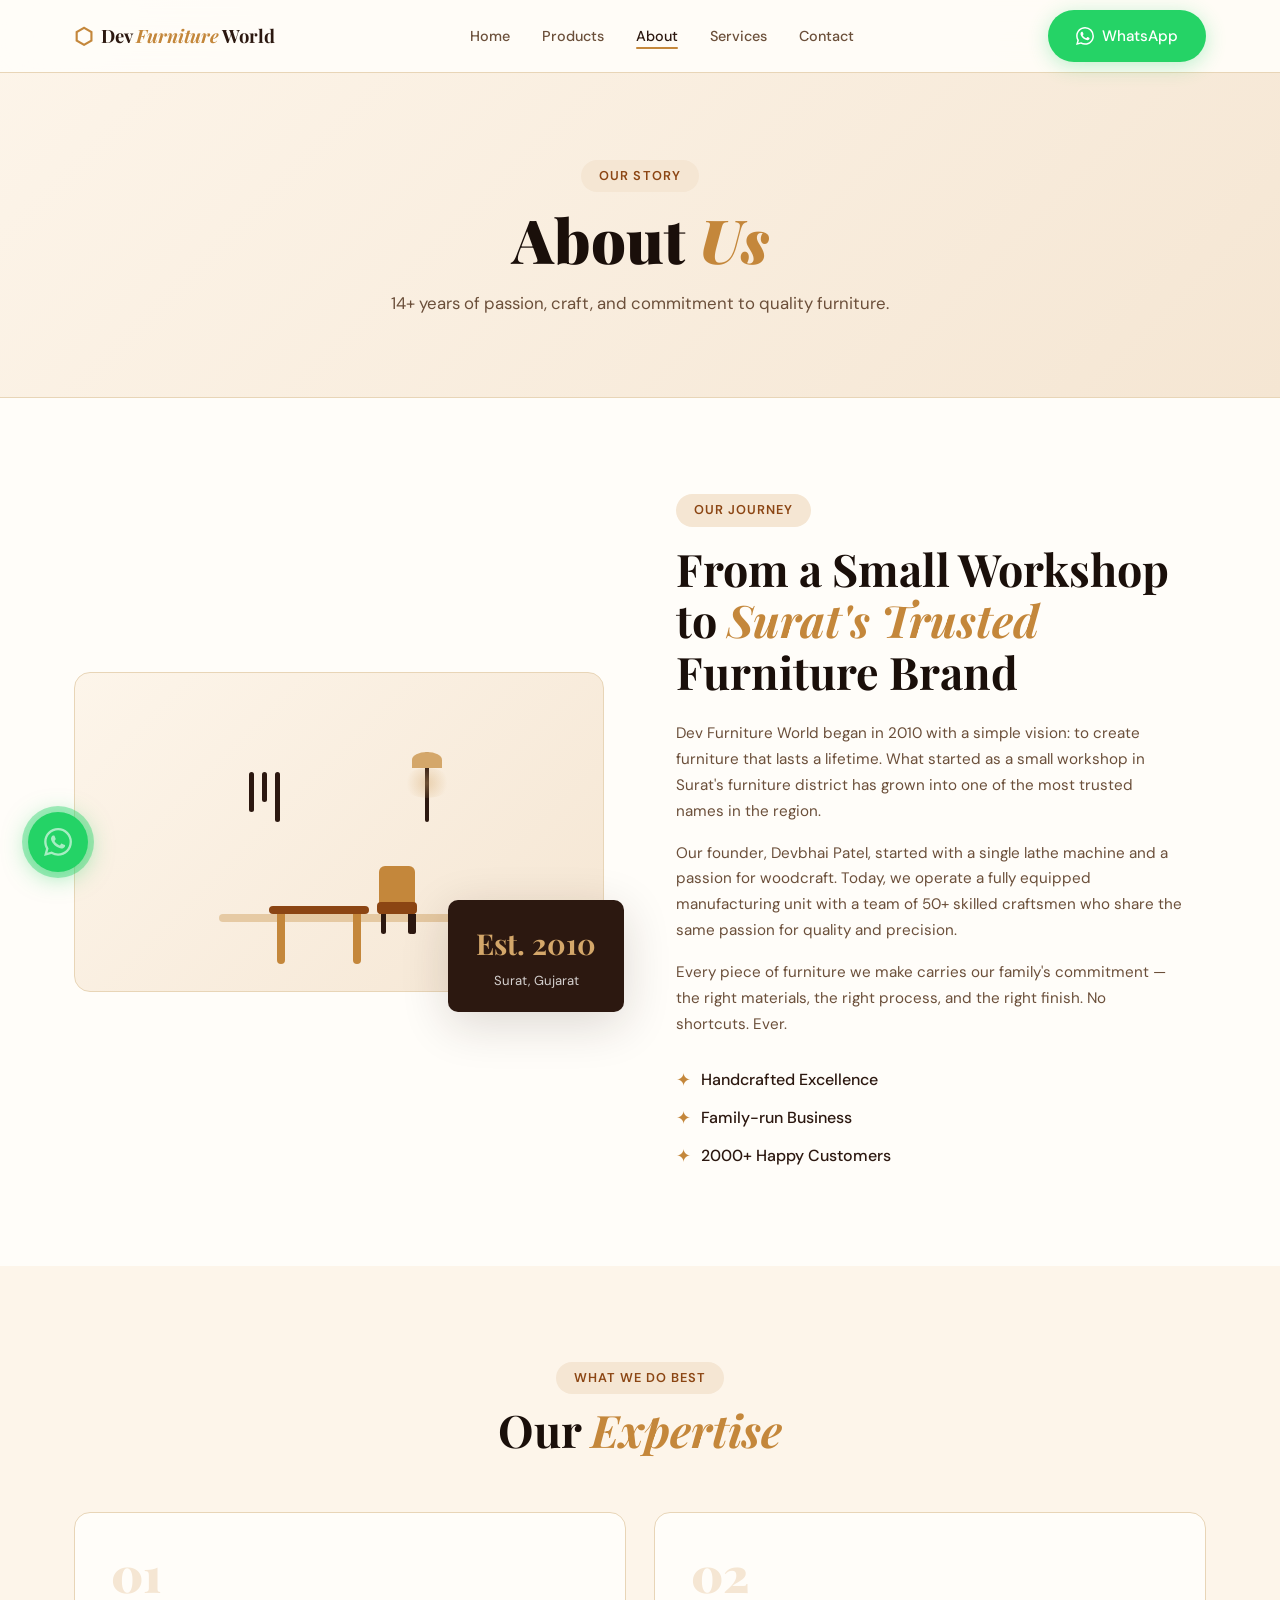
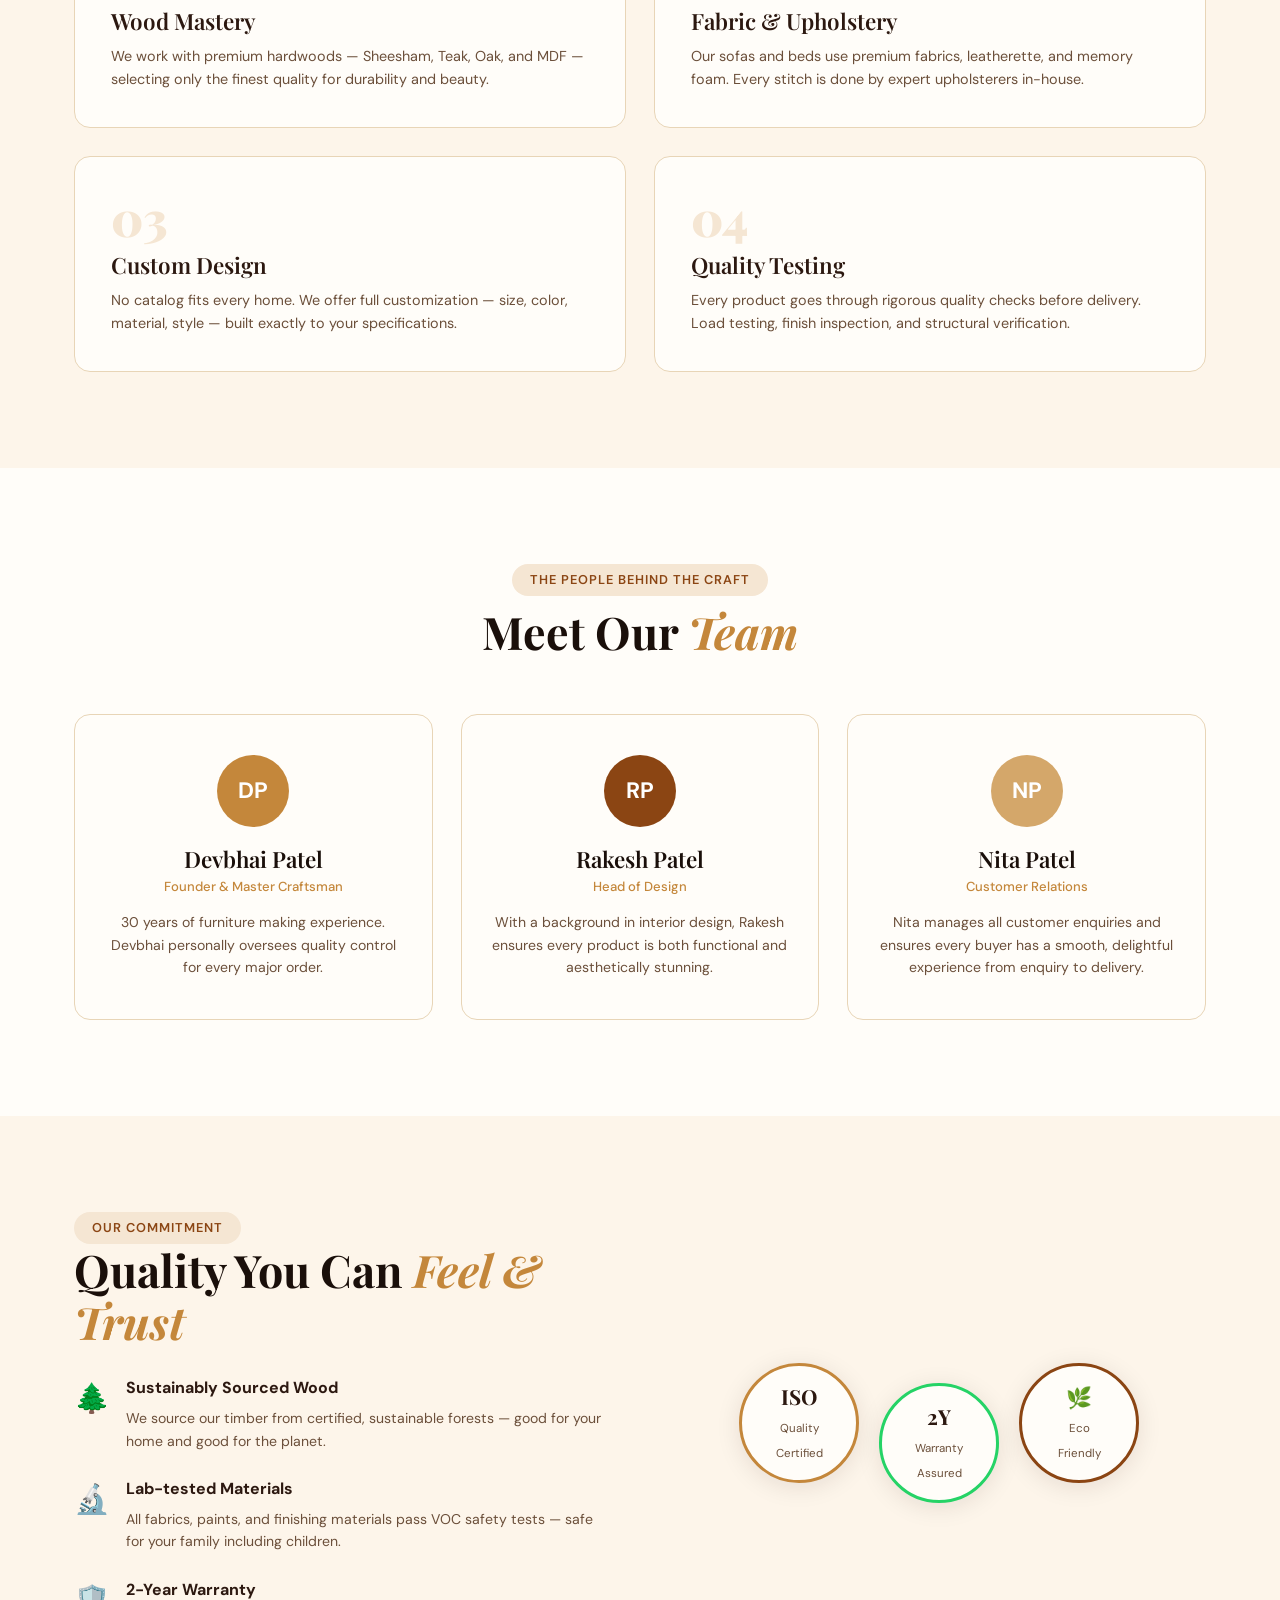
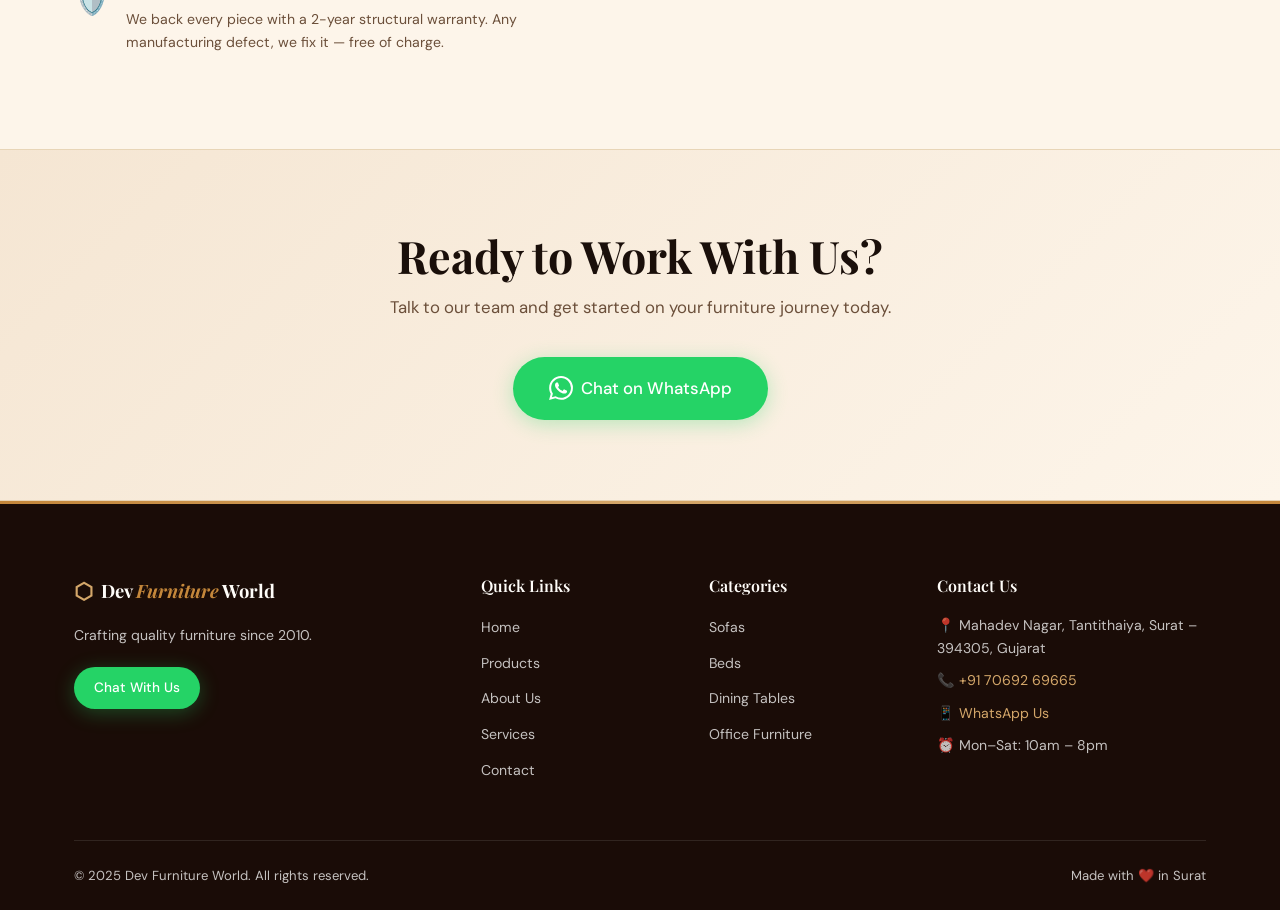
<file: about.html>
<!DOCTYPE html>
<html lang="en">
<head>
  <meta charset="UTF-8" />
  <meta name="viewport" content="width=device-width, initial-scale=1.0" />
  <title>About Us – Dev Furniture World</title>
  <meta name="description" content="Learn about Dev Furniture World – 14+ years of crafting premium furniture in Surat. Our story, mission, and quality promise." />
  <link rel="stylesheet" href="style.css" />
  <link rel="preconnect" href="https://fonts.googleapis.com">
  <link href="https://fonts.googleapis.com/css2?family=Playfair+Display:wght@400;500;700;900&family=DM+Sans:wght@300;400;500&display=swap" rel="stylesheet">
</head>
<body>

  <header class="header" id="header">
    <nav class="nav container">
      <a href="index.html" class="logo">
        <span class="logo-icon">⬡</span>
        <span class="logo-text">Dev <em>Furniture</em> World</span>
      </a>
      <ul class="nav-links" id="navLinks">
        <li><a href="index.html">Home</a></li>
        <li><a href="products.html">Products</a></li>
        <li><a href="about.html" class="active">About</a></li>
        <li><a href="services.html">Services</a></li>
        <li><a href="contact.html">Contact</a></li>
      </ul>
      <a href="https://wa.me/917069269665?text=Hello Dev Furniture World, I want to know more!" class="btn btn-whatsapp nav-cta" target="_blank">
        <svg width="18" height="18" viewBox="0 0 24 24" fill="currentColor"><path d="M17.472 14.382c-.297-.149-1.758-.867-2.03-.967-.273-.099-.471-.148-.67.15-.197.297-.767.966-.94 1.164-.173.199-.347.223-.644.075-.297-.15-1.255-.463-2.39-1.475-.883-.788-1.48-1.761-1.653-2.059-.173-.297-.018-.458.13-.606.134-.133.298-.347.446-.52.149-.174.198-.298.298-.497.099-.198.05-.371-.025-.52-.075-.149-.669-1.612-.916-2.207-.242-.579-.487-.5-.669-.51-.173-.008-.371-.01-.57-.01-.198 0-.52.074-.792.372-.272.297-1.04 1.016-1.04 2.479 0 1.462 1.065 2.875 1.213 3.074.149.198 2.096 3.2 5.077 4.487.709.306 1.262.489 1.694.625.712.227 1.36.195 1.871.118.571-.085 1.758-.719 2.006-1.413.248-.694.248-1.289.173-1.413-.074-.124-.272-.198-.57-.347m-5.421 7.403h-.004a9.87 9.87 0 01-5.031-1.378l-.361-.214-3.741.982.998-3.648-.235-.374a9.86 9.86 0 01-1.51-5.26c.001-5.45 4.436-9.884 9.888-9.884 2.64 0 5.122 1.03 6.988 2.898a9.825 9.825 0 012.893 6.994c-.003 5.45-4.437 9.884-9.885 9.884m8.413-18.297A11.815 11.815 0 0012.05 0C5.495 0 .16 5.335.157 11.892c0 2.096.547 4.142 1.588 5.945L.057 24l6.305-1.654a11.882 11.882 0 005.683 1.448h.005c6.554 0 11.89-5.335 11.893-11.893a11.821 11.821 0 00-3.48-8.413z"/></svg>
        WhatsApp
      </a>
      <button class="hamburger" id="hamburger" aria-label="Toggle menu">
        <span></span><span></span><span></span>
      </button>
    </nav>
  </header>

  <section class="page-hero">
    <div class="container">
      <span class="section-tag">Our Story</span>
      <h1>About <em>Us</em></h1>
      <p>14+ years of passion, craft, and commitment to quality furniture.</p>
    </div>
  </section>

  <!-- STORY -->
  <section class="about-story section">
    <div class="container">
      <div class="about-grid">
        <div class="about-visual">
          <div class="about-illustration">
            <div class="workshop-scene">
              <div class="ws-floor"></div>
              <div class="ws-table">
                <div class="wst-top"></div>
                <div class="wst-leg l1"></div>
                <div class="wst-leg l2"></div>
              </div>
              <div class="ws-chair">
                <div class="wsc-back"></div>
                <div class="wsc-seat"></div>
                <div class="wsc-leg cl1"></div>
                <div class="wsc-leg cl2"></div>
                <div class="wsc-leg cl3"></div>
                <div class="wsc-leg cl4"></div>
              </div>
              <div class="ws-lamp">
                <div class="wsl-stand"></div>
                <div class="wsl-head"></div>
                <div class="wsl-glow"></div>
              </div>
              <div class="ws-tools">
                <div class="wst-tool t1"></div>
                <div class="wst-tool t2"></div>
                <div class="wst-tool t3"></div>
              </div>
            </div>
          </div>
          <div class="about-badge-card">
            <strong>Est. 2010</strong>
            <span>Surat, Gujarat</span>
          </div>
        </div>
        <div class="about-text">
          <span class="section-tag">Our Journey</span>
          <h2>From a Small Workshop<br/>to <em>Surat's Trusted</em><br/>Furniture Brand</h2>
          <p>Dev Furniture World began in 2010 with a simple vision: to create furniture that lasts a lifetime. What started as a small workshop in Surat's furniture district has grown into one of the most trusted names in the region.</p>
          <p>Our founder, Devbhai Patel, started with a single lathe machine and a passion for woodcraft. Today, we operate a fully equipped manufacturing unit with a team of 50+ skilled craftsmen who share the same passion for quality and precision.</p>
          <p>Every piece of furniture we make carries our family's commitment — the right materials, the right process, and the right finish. No shortcuts. Ever.</p>
          <div class="about-values">
            <div class="av-item"><span>✦</span> Handcrafted Excellence</div>
            <div class="av-item"><span>✦</span> Family-run Business</div>
            <div class="av-item"><span>✦</span> 2000+ Happy Customers</div>
          </div>
        </div>
      </div>
    </div>
  </section>

  <!-- EXPERTISE -->
  <section class="expertise section" style="background: var(--bg-alt);">
    <div class="container">
      <div class="section-header">
        <span class="section-tag">What We Do Best</span>
        <h2>Our <em>Expertise</em></h2>
      </div>
      <div class="expertise-grid">
        <div class="exp-card">
          <div class="exp-num">01</div>
          <h3>Wood Mastery</h3>
          <p>We work with premium hardwoods — Sheesham, Teak, Oak, and MDF — selecting only the finest quality for durability and beauty.</p>
        </div>
        <div class="exp-card">
          <div class="exp-num">02</div>
          <h3>Fabric & Upholstery</h3>
          <p>Our sofas and beds use premium fabrics, leatherette, and memory foam. Every stitch is done by expert upholsterers in-house.</p>
        </div>
        <div class="exp-card">
          <div class="exp-num">03</div>
          <h3>Custom Design</h3>
          <p>No catalog fits every home. We offer full customization — size, color, material, style — built exactly to your specifications.</p>
        </div>
        <div class="exp-card">
          <div class="exp-num">04</div>
          <h3>Quality Testing</h3>
          <p>Every product goes through rigorous quality checks before delivery. Load testing, finish inspection, and structural verification.</p>
        </div>
      </div>
    </div>
  </section>

  <!-- TEAM -->
  <section class="team section">
    <div class="container">
      <div class="section-header">
        <span class="section-tag">The People Behind the Craft</span>
        <h2>Meet Our <em>Team</em></h2>
      </div>
      <div class="team-grid">
        <div class="team-card">
          <div class="team-avatar" style="background: var(--accent1);">DP</div>
          <h3>Devbhai Patel</h3>
          <span>Founder & Master Craftsman</span>
          <p>30 years of furniture making experience. Devbhai personally oversees quality control for every major order.</p>
        </div>
        <div class="team-card">
          <div class="team-avatar" style="background: var(--accent2);">RP</div>
          <h3>Rakesh Patel</h3>
          <span>Head of Design</span>
          <p>With a background in interior design, Rakesh ensures every product is both functional and aesthetically stunning.</p>
        </div>
        <div class="team-card">
          <div class="team-avatar" style="background: var(--accent3);">NP</div>
          <h3>Nita Patel</h3>
          <span>Customer Relations</span>
          <p>Nita manages all customer enquiries and ensures every buyer has a smooth, delightful experience from enquiry to delivery.</p>
        </div>
      </div>
    </div>
  </section>

  <!-- QUALITY -->
  <section class="quality section" style="background: var(--bg-alt);">
    <div class="container">
      <div class="quality-grid">
        <div class="quality-text">
          <span class="section-tag">Our Commitment</span>
          <h2>Quality You Can <em>Feel & Trust</em></h2>
          <div class="quality-points">
            <div class="qp">
              <div class="qp-icon">🌲</div>
              <div>
                <h4>Sustainably Sourced Wood</h4>
                <p>We source our timber from certified, sustainable forests — good for your home and good for the planet.</p>
              </div>
            </div>
            <div class="qp">
              <div class="qp-icon">🔬</div>
              <div>
                <h4>Lab-tested Materials</h4>
                <p>All fabrics, paints, and finishing materials pass VOC safety tests — safe for your family including children.</p>
              </div>
            </div>
            <div class="qp">
              <div class="qp-icon">🛡️</div>
              <div>
                <h4>2-Year Warranty</h4>
                <p>We back every piece with a 2-year structural warranty. Any manufacturing defect, we fix it — free of charge.</p>
              </div>
            </div>
          </div>
        </div>
        <div class="quality-visual">
          <div class="quality-cert">
            <div class="cert-badge">
              <div class="cert-inner">
                <strong>ISO</strong>
                <span>Quality<br/>Certified</span>
              </div>
            </div>
            <div class="cert-badge cert2">
              <div class="cert-inner">
                <strong>2Y</strong>
                <span>Warranty<br/>Assured</span>
              </div>
            </div>
            <div class="cert-badge cert3">
              <div class="cert-inner">
                <strong>🌿</strong>
                <span>Eco<br/>Friendly</span>
              </div>
            </div>
          </div>
        </div>
      </div>
    </div>
  </section>

  <section class="cta-banner">
    <div class="container">
      <div class="cta-content">
        <h2>Ready to Work With Us?</h2>
        <p>Talk to our team and get started on your furniture journey today.</p>
        <a href="https://wa.me/917069269665?text=Hello Dev Furniture World, I want to know more about your products!" class="btn btn-whatsapp btn-lg" target="_blank">
          <svg width="24" height="24" viewBox="0 0 24 24" fill="currentColor"><path d="M17.472 14.382c-.297-.149-1.758-.867-2.03-.967-.273-.099-.471-.148-.67.15-.197.297-.767.966-.94 1.164-.173.199-.347.223-.644.075-.297-.15-1.255-.463-2.39-1.475-.883-.788-1.48-1.761-1.653-2.059-.173-.297-.018-.458.13-.606.134-.133.298-.347.446-.52.149-.174.198-.298.298-.497.099-.198.05-.371-.025-.52-.075-.149-.669-1.612-.916-2.207-.242-.579-.487-.5-.669-.51-.173-.008-.371-.01-.57-.01-.198 0-.52.074-.792.372-.272.297-1.04 1.016-1.04 2.479 0 1.462 1.065 2.875 1.213 3.074.149.198 2.096 3.2 5.077 4.487.709.306 1.262.489 1.694.625.712.227 1.36.195 1.871.118.571-.085 1.758-.719 2.006-1.413.248-.694.248-1.289.173-1.413-.074-.124-.272-.198-.57-.347m-5.421 7.403h-.004a9.87 9.87 0 01-5.031-1.378l-.361-.214-3.741.982.998-3.648-.235-.374a9.86 9.86 0 01-1.51-5.26c.001-5.45 4.436-9.884 9.888-9.884 2.64 0 5.122 1.03 6.988 2.898a9.825 9.825 0 012.893 6.994c-.003 5.45-4.437 9.884-9.885 9.884m8.413-18.297A11.815 11.815 0 0012.05 0C5.495 0 .16 5.335.157 11.892c0 2.096.547 4.142 1.588 5.945L.057 24l6.305-1.654a11.882 11.882 0 005.683 1.448h.005c6.554 0 11.89-5.335 11.893-11.893a11.821 11.821 0 00-3.48-8.413z"/></svg>
          Chat on WhatsApp
        </a>
      </div>
    </div>
  </section>

  <footer class="footer">
    <div class="container">
      <div class="footer-grid">
        <div class="footer-brand">
          <a href="index.html" class="logo"><span class="logo-icon">⬡</span><span class="logo-text">Dev <em>Furniture</em> World</span></a>
          <p>Crafting quality furniture since 2010.</p>
          <a href="https://wa.me/917069269665" class="btn btn-whatsapp btn-sm" target="_blank">Chat With Us</a>
        </div>
        <div class="footer-links"><h4>Quick Links</h4><ul><li><a href="index.html">Home</a></li><li><a href="products.html">Products</a></li><li><a href="about.html">About Us</a></li><li><a href="services.html">Services</a></li><li><a href="contact.html">Contact</a></li></ul></div>
        <div class="footer-links"><h4>Categories</h4><ul><li><a href="products.html?cat=sofa">Sofas</a></li><li><a href="products.html?cat=bed">Beds</a></li><li><a href="products.html?cat=dining">Dining Tables</a></li><li><a href="products.html?cat=office">Office Furniture</a></li></ul></div>
        <div class="footer-contact"><h4>Contact Us</h4><p>📍 Mahadev Nagar, Tantithaiya, Surat – 394305, Gujarat</p><p>📞 <a href="tel:+917069269665">+91 70692 69665</a></p><p>📱 <a href="https://wa.me/917069269665" target="_blank">WhatsApp Us</a></p><p>⏰ Mon–Sat: 10am – 8pm</p></div>
      </div>
      <div class="footer-bottom"><p>© 2025 Dev Furniture World. All rights reserved.</p><p>Made with ❤️ in Surat</p></div>
    </div>
  </footer>

  <a href="https://wa.me/917069269665?text=Hello Dev Furniture World!" class="whatsapp-float" target="_blank" aria-label="WhatsApp">
    <svg width="28" height="28" viewBox="0 0 24 24" fill="white"><path d="M17.472 14.382c-.297-.149-1.758-.867-2.03-.967-.273-.099-.471-.148-.67.15-.197.297-.767.966-.94 1.164-.173.199-.347.223-.644.075-.297-.15-1.255-.463-2.39-1.475-.883-.788-1.48-1.761-1.653-2.059-.173-.297-.018-.458.13-.606.134-.133.298-.347.446-.52.149-.174.198-.298.298-.497.099-.198.05-.371-.025-.52-.075-.149-.669-1.612-.916-2.207-.242-.579-.487-.5-.669-.51-.173-.008-.371-.01-.57-.01-.198 0-.52.074-.792.372-.272.297-1.04 1.016-1.04 2.479 0 1.462 1.065 2.875 1.213 3.074.149.198 2.096 3.2 5.077 4.487.709.306 1.262.489 1.694.625.712.227 1.36.195 1.871.118.571-.085 1.758-.719 2.006-1.413.248-.694.248-1.289.173-1.413-.074-.124-.272-.198-.57-.347m-5.421 7.403h-.004a9.87 9.87 0 01-5.031-1.378l-.361-.214-3.741.982.998-3.648-.235-.374a9.86 9.86 0 01-1.51-5.26c.001-5.45 4.436-9.884 9.888-9.884 2.64 0 5.122 1.03 6.988 2.898a9.825 9.825 0 012.893 6.994c-.003 5.45-4.437 9.884-9.885 9.884m8.413-18.297A11.815 11.815 0 0012.05 0C5.495 0 .16 5.335.157 11.892c0 2.096.547 4.142 1.588 5.945L.057 24l6.305-1.654a11.882 11.882 0 005.683 1.448h.005c6.554 0 11.89-5.335 11.893-11.893a11.821 11.821 0 00-3.48-8.413z"/></svg>
    <span class="wa-pulse"></span>
  </a>
  <button class="scroll-top" id="scrollTop" aria-label="Scroll to top">↑</button>
  <script src="main.js"></script>
</body>
</html>
</file>
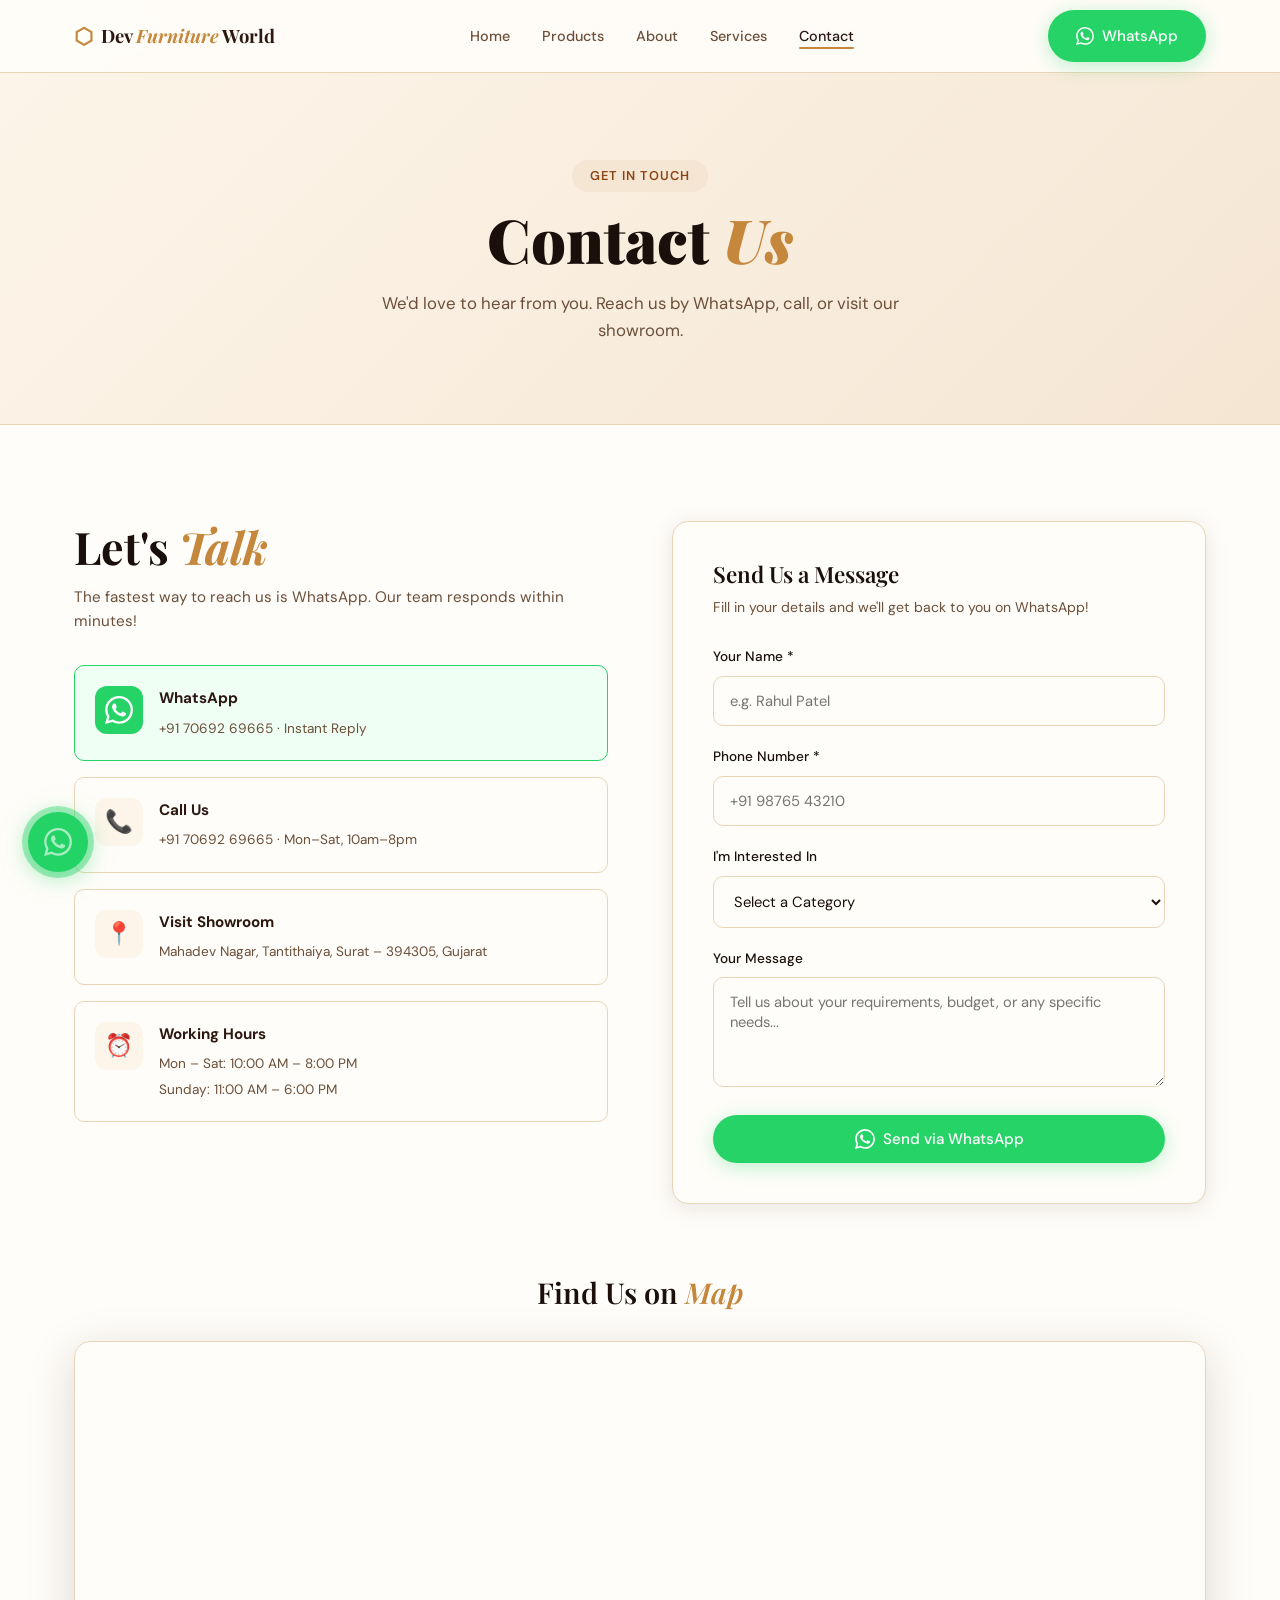
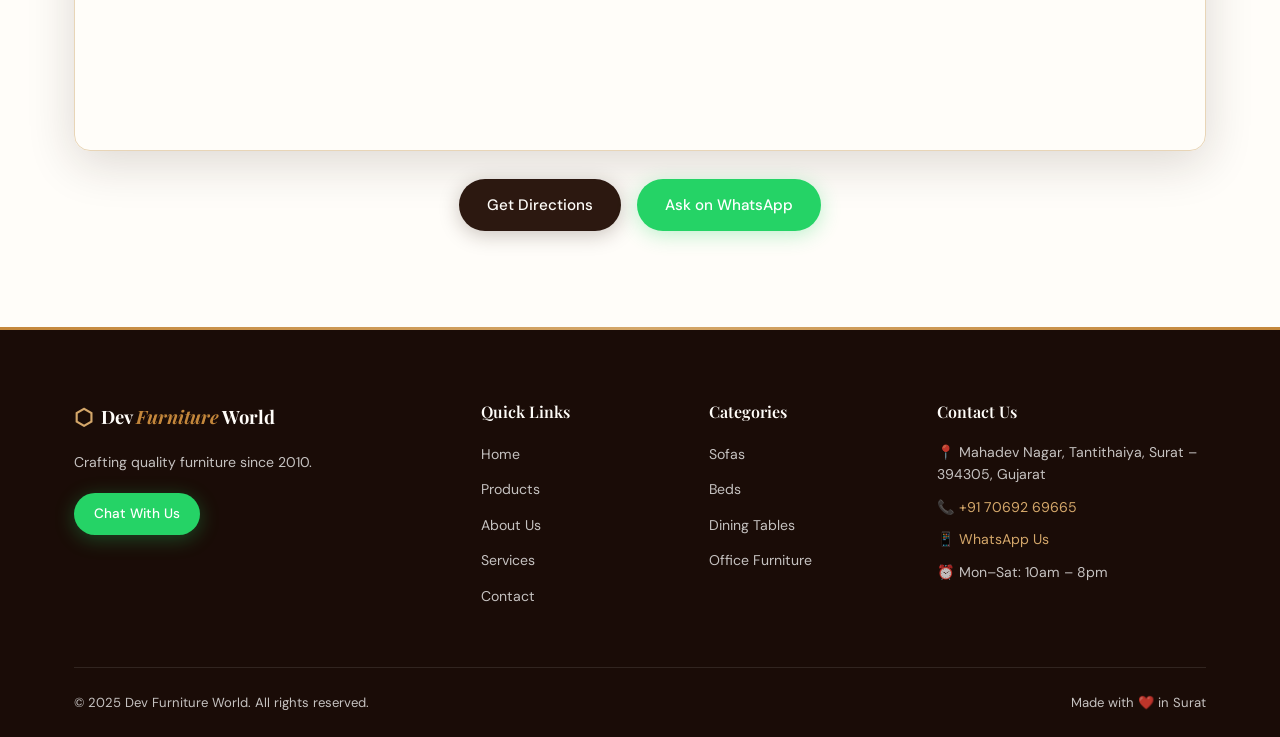
<file: contact.html>
<!DOCTYPE html>
<html lang="en">
<head>
  <meta charset="UTF-8" />
  <meta name="viewport" content="width=device-width, initial-scale=1.0" />
  <title>Contact Us – Dev Furniture World</title>
  <meta name="description" content="Contact Dev Furniture World in Surat. WhatsApp, call, or visit us. We're here to help you find your perfect furniture." />
  <link rel="stylesheet" href="style.css" />
  <link rel="preconnect" href="https://fonts.googleapis.com">
  <link href="https://fonts.googleapis.com/css2?family=Playfair+Display:wght@400;500;700;900&family=DM+Sans:wght@300;400;500&display=swap" rel="stylesheet">
</head>
<body>

  <header class="header" id="header">
    <nav class="nav container">
      <a href="index.html" class="logo">
        <span class="logo-icon">⬡</span>
        <span class="logo-text">Dev <em>Furniture</em> World</span>
      </a>
      <ul class="nav-links" id="navLinks">
        <li><a href="index.html">Home</a></li>
        <li><a href="products.html">Products</a></li>
        <li><a href="about.html">About</a></li>
        <li><a href="services.html">Services</a></li>
        <li><a href="contact.html" class="active">Contact</a></li>
      </ul>
      <a href="https://wa.me/917069269665?text=Hello Dev Furniture World!" class="btn btn-whatsapp nav-cta" target="_blank">
        <svg width="18" height="18" viewBox="0 0 24 24" fill="currentColor"><path d="M17.472 14.382c-.297-.149-1.758-.867-2.03-.967-.273-.099-.471-.148-.67.15-.197.297-.767.966-.94 1.164-.173.199-.347.223-.644.075-.297-.15-1.255-.463-2.39-1.475-.883-.788-1.48-1.761-1.653-2.059-.173-.297-.018-.458.13-.606.134-.133.298-.347.446-.52.149-.174.198-.298.298-.497.099-.198.05-.371-.025-.52-.075-.149-.669-1.612-.916-2.207-.242-.579-.487-.5-.669-.51-.173-.008-.371-.01-.57-.01-.198 0-.52.074-.792.372-.272.297-1.04 1.016-1.04 2.479 0 1.462 1.065 2.875 1.213 3.074.149.198 2.096 3.2 5.077 4.487.709.306 1.262.489 1.694.625.712.227 1.36.195 1.871.118.571-.085 1.758-.719 2.006-1.413.248-.694.248-1.289.173-1.413-.074-.124-.272-.198-.57-.347m-5.421 7.403h-.004a9.87 9.87 0 01-5.031-1.378l-.361-.214-3.741.982.998-3.648-.235-.374a9.86 9.86 0 01-1.51-5.26c.001-5.45 4.436-9.884 9.888-9.884 2.64 0 5.122 1.03 6.988 2.898a9.825 9.825 0 012.893 6.994c-.003 5.45-4.437 9.884-9.885 9.884m8.413-18.297A11.815 11.815 0 0012.05 0C5.495 0 .16 5.335.157 11.892c0 2.096.547 4.142 1.588 5.945L.057 24l6.305-1.654a11.882 11.882 0 005.683 1.448h.005c6.554 0 11.89-5.335 11.893-11.893a11.821 11.821 0 00-3.48-8.413z"/></svg>
        WhatsApp
      </a>
      <button class="hamburger" id="hamburger"><span></span><span></span><span></span></button>
    </nav>
  </header>

  <section class="page-hero">
    <div class="container">
      <span class="section-tag">Get in Touch</span>
      <h1>Contact <em>Us</em></h1>
      <p>We'd love to hear from you. Reach us by WhatsApp, call, or visit our showroom.</p>
    </div>
  </section>

  <section class="contact-section section">
    <div class="container">
      <div class="contact-grid">

        <!-- CONTACT INFO -->
        <div class="contact-info">
          <h2>Let's <em>Talk</em></h2>
          <p class="contact-intro">The fastest way to reach us is WhatsApp. Our team responds within minutes!</p>

          <div class="contact-methods">
            <a href="https://wa.me/917069269665?text=Hello Dev Furniture World, I want to enquire!" class="contact-method wa-method" target="_blank">
              <div class="cm-icon">
                <svg width="28" height="28" viewBox="0 0 24 24" fill="white"><path d="M17.472 14.382c-.297-.149-1.758-.867-2.03-.967-.273-.099-.471-.148-.67.15-.197.297-.767.966-.94 1.164-.173.199-.347.223-.644.075-.297-.15-1.255-.463-2.39-1.475-.883-.788-1.48-1.761-1.653-2.059-.173-.297-.018-.458.13-.606.134-.133.298-.347.446-.52.149-.174.198-.298.298-.497.099-.198.05-.371-.025-.52-.075-.149-.669-1.612-.916-2.207-.242-.579-.487-.5-.669-.51-.173-.008-.371-.01-.57-.01-.198 0-.52.074-.792.372-.272.297-1.04 1.016-1.04 2.479 0 1.462 1.065 2.875 1.213 3.074.149.198 2.096 3.2 5.077 4.487.709.306 1.262.489 1.694.625.712.227 1.36.195 1.871.118.571-.085 1.758-.719 2.006-1.413.248-.694.248-1.289.173-1.413-.074-.124-.272-.198-.57-.347m-5.421 7.403h-.004a9.87 9.87 0 01-5.031-1.378l-.361-.214-3.741.982.998-3.648-.235-.374a9.86 9.86 0 01-1.51-5.26c.001-5.45 4.436-9.884 9.888-9.884 2.64 0 5.122 1.03 6.988 2.898a9.825 9.825 0 012.893 6.994c-.003 5.45-4.437 9.884-9.885 9.884m8.413-18.297A11.815 11.815 0 0012.05 0C5.495 0 .16 5.335.157 11.892c0 2.096.547 4.142 1.588 5.945L.057 24l6.305-1.654a11.882 11.882 0 005.683 1.448h.005c6.554 0 11.89-5.335 11.893-11.893a11.821 11.821 0 00-3.48-8.413z"/></svg>
              </div>
              <div>
                <strong>WhatsApp</strong>
                <span>+91 70692 69665 · Instant Reply</span>
              </div>
            </a>

            <a href="tel:+917069269665" class="contact-method call-method">
              <div class="cm-icon call-icon">📞</div>
              <div>
                <strong>Call Us</strong>
                <span>+91 70692 69665 · Mon–Sat, 10am–8pm</span>
              </div>
            </a>

            <div class="contact-method addr-method">
              <div class="cm-icon addr-icon">📍</div>
              <div>
                <strong>Visit Showroom</strong>
                <span>Mahadev Nagar, Tantithaiya, Surat – 394305, Gujarat</span>
              </div>
            </div>

            <div class="contact-method time-method">
              <div class="cm-icon time-icon">⏰</div>
              <div>
                <strong>Working Hours</strong>
                <span>Mon – Sat: 10:00 AM – 8:00 PM<br/>Sunday: 11:00 AM – 6:00 PM</span>
              </div>
            </div>
          </div>
        </div>

        <!-- CONTACT FORM -->
        <div class="contact-form-wrap">
          <h3>Send Us a Message</h3>
          <p>Fill in your details and we'll get back to you on WhatsApp!</p>
          <div class="contact-form" id="contactForm">
            <div class="form-group">
              <label for="name">Your Name *</label>
              <input type="text" id="name" placeholder="e.g. Rahul Patel" required />
            </div>
            <div class="form-group">
              <label for="phone">Phone Number *</label>
              <input type="tel" id="phone" placeholder="+91 98765 43210" required />
            </div>
            <div class="form-group">
              <label for="interest">I'm Interested In</label>
              <select id="interest">
                <option value="">Select a Category</option>
                <option value="Sofa">Sofa</option>
                <option value="Bed">Bed</option>
                <option value="Dining Table">Dining Table</option>
                <option value="Office Furniture">Office Furniture</option>
                <option value="Custom Furniture">Custom Furniture</option>
                <option value="Other">Other</option>
              </select>
            </div>
            <div class="form-group">
              <label for="message">Your Message</label>
              <textarea id="message" rows="4" placeholder="Tell us about your requirements, budget, or any specific needs..."></textarea>
            </div>
            <button type="button" class="btn btn-whatsapp btn-full" id="sendWA">
              <svg width="20" height="20" viewBox="0 0 24 24" fill="currentColor"><path d="M17.472 14.382c-.297-.149-1.758-.867-2.03-.967-.273-.099-.471-.148-.67.15-.197.297-.767.966-.94 1.164-.173.199-.347.223-.644.075-.297-.15-1.255-.463-2.39-1.475-.883-.788-1.48-1.761-1.653-2.059-.173-.297-.018-.458.13-.606.134-.133.298-.347.446-.52.149-.174.198-.298.298-.497.099-.198.05-.371-.025-.52-.075-.149-.669-1.612-.916-2.207-.242-.579-.487-.5-.669-.51-.173-.008-.371-.01-.57-.01-.198 0-.52.074-.792.372-.272.297-1.04 1.016-1.04 2.479 0 1.462 1.065 2.875 1.213 3.074.149.198 2.096 3.2 5.077 4.487.709.306 1.262.489 1.694.625.712.227 1.36.195 1.871.118.571-.085 1.758-.719 2.006-1.413.248-.694.248-1.289.173-1.413-.074-.124-.272-.198-.57-.347m-5.421 7.403h-.004a9.87 9.87 0 01-5.031-1.378l-.361-.214-3.741.982.998-3.648-.235-.374a9.86 9.86 0 01-1.51-5.26c.001-5.45 4.436-9.884 9.888-9.884 2.64 0 5.122 1.03 6.988 2.898a9.825 9.825 0 012.893 6.994c-.003 5.45-4.437 9.884-9.885 9.884m8.413-18.297A11.815 11.815 0 0012.05 0C5.495 0 .16 5.335.157 11.892c0 2.096.547 4.142 1.588 5.945L.057 24l6.305-1.654a11.882 11.882 0 005.683 1.448h.005c6.554 0 11.89-5.335 11.893-11.893a11.821 11.821 0 00-3.48-8.413z"/></svg>
              Send via WhatsApp
            </button>
          </div>
        </div>
      </div>

      <!-- GOOGLE MAP -->
      <div class="map-section">
        <h3>Find Us on <em>Map</em></h3>
        <div class="map-wrap">
          <iframe
            src="https://www.google.com/maps/embed?pb=!1m18!1m12!1m3!1d3720.957012079364!2d72.9835256741744!3d21.15410898346355!2m3!1f0!2f0!3f0!3m2!1i1024!2i768!4f13.1!3m3!1m2!1s0x3be05b5bc0532cb1%3A0x866dbfe09b9f66eb!2sMahadev%20Nagar%2C%20Tantithaiya%2C%20Gujarat%20394305!5e0!3m2!1sen!2sin!4v1776247766989!5m2!1sen!2sin"
            width="100%"
            height="400"
            style="border:0;"
            allowfullscreen=""
            loading="lazy"
            referrerpolicy="no-referrer-when-downgrade"
            title="Dev Furniture World Location">
          </iframe>
        </div>
        <div class="map-cta">
          <a href="https://maps.google.com/?q=Mahadev+Nagar+Tantithaiya+Surat+Gujarat+394305" target="_blank" class="btn btn-primary">Get Directions</a>
          <a href="https://wa.me/917069269665?text=Hello Dev Furniture World, I need directions to your showroom!" class="btn btn-whatsapp" target="_blank">Ask on WhatsApp</a>
        </div>
      </div>
    </div>
  </section>

  <footer class="footer">
    <div class="container">
      <div class="footer-grid">
        <div class="footer-brand"><a href="index.html" class="logo"><span class="logo-icon">⬡</span><span class="logo-text">Dev <em>Furniture</em> World</span></a><p>Crafting quality furniture since 2010.</p><a href="https://wa.me/917069269665" class="btn btn-whatsapp btn-sm" target="_blank">Chat With Us</a></div>
        <div class="footer-links"><h4>Quick Links</h4><ul><li><a href="index.html">Home</a></li><li><a href="products.html">Products</a></li><li><a href="about.html">About Us</a></li><li><a href="services.html">Services</a></li><li><a href="contact.html">Contact</a></li></ul></div>
        <div class="footer-links"><h4>Categories</h4><ul><li><a href="products.html?cat=sofa">Sofas</a></li><li><a href="products.html?cat=bed">Beds</a></li><li><a href="products.html?cat=dining">Dining Tables</a></li><li><a href="products.html?cat=office">Office Furniture</a></li></ul></div>
        <div class="footer-contact"><h4>Contact Us</h4><p>📍 Mahadev Nagar, Tantithaiya, Surat – 394305, Gujarat</p><p>📞 <a href="tel:+917069269665">+91 70692 69665</a></p><p>📱 <a href="https://wa.me/917069269665" target="_blank">WhatsApp Us</a></p><p>⏰ Mon–Sat: 10am – 8pm</p></div>
      </div>
      <div class="footer-bottom"><p>© 2025 Dev Furniture World. All rights reserved.</p><p>Made with ❤️ in Surat</p></div>
    </div>
  </footer>

  <a href="https://wa.me/917069269665?text=Hello Dev Furniture World!" class="whatsapp-float" target="_blank" aria-label="WhatsApp">
    <svg width="28" height="28" viewBox="0 0 24 24" fill="white"><path d="M17.472 14.382c-.297-.149-1.758-.867-2.03-.967-.273-.099-.471-.148-.67.15-.197.297-.767.966-.94 1.164-.173.199-.347.223-.644.075-.297-.15-1.255-.463-2.39-1.475-.883-.788-1.48-1.761-1.653-2.059-.173-.297-.018-.458.13-.606.134-.133.298-.347.446-.52.149-.174.198-.298.298-.497.099-.198.05-.371-.025-.52-.075-.149-.669-1.612-.916-2.207-.242-.579-.487-.5-.669-.51-.173-.008-.371-.01-.57-.01-.198 0-.52.074-.792.372-.272.297-1.04 1.016-1.04 2.479 0 1.462 1.065 2.875 1.213 3.074.149.198 2.096 3.2 5.077 4.487.709.306 1.262.489 1.694.625.712.227 1.36.195 1.871.118.571-.085 1.758-.719 2.006-1.413.248-.694.248-1.289.173-1.413-.074-.124-.272-.198-.57-.347m-5.421 7.403h-.004a9.87 9.87 0 01-5.031-1.378l-.361-.214-3.741.982.998-3.648-.235-.374a9.86 9.86 0 01-1.51-5.26c.001-5.45 4.436-9.884 9.888-9.884 2.64 0 5.122 1.03 6.988 2.898a9.825 9.825 0 012.893 6.994c-.003 5.45-4.437 9.884-9.885 9.884m8.413-18.297A11.815 11.815 0 0012.05 0C5.495 0 .16 5.335.157 11.892c0 2.096.547 4.142 1.588 5.945L.057 24l6.305-1.654a11.882 11.882 0 005.683 1.448h.005c6.554 0 11.89-5.335 11.893-11.893a11.821 11.821 0 00-3.48-8.413z"/></svg>
    <span class="wa-pulse"></span>
  </a>
  <button class="scroll-top" id="scrollTop" aria-label="Scroll to top">↑</button>
  <script src="main.js"></script>
</body>
</html>
</file>
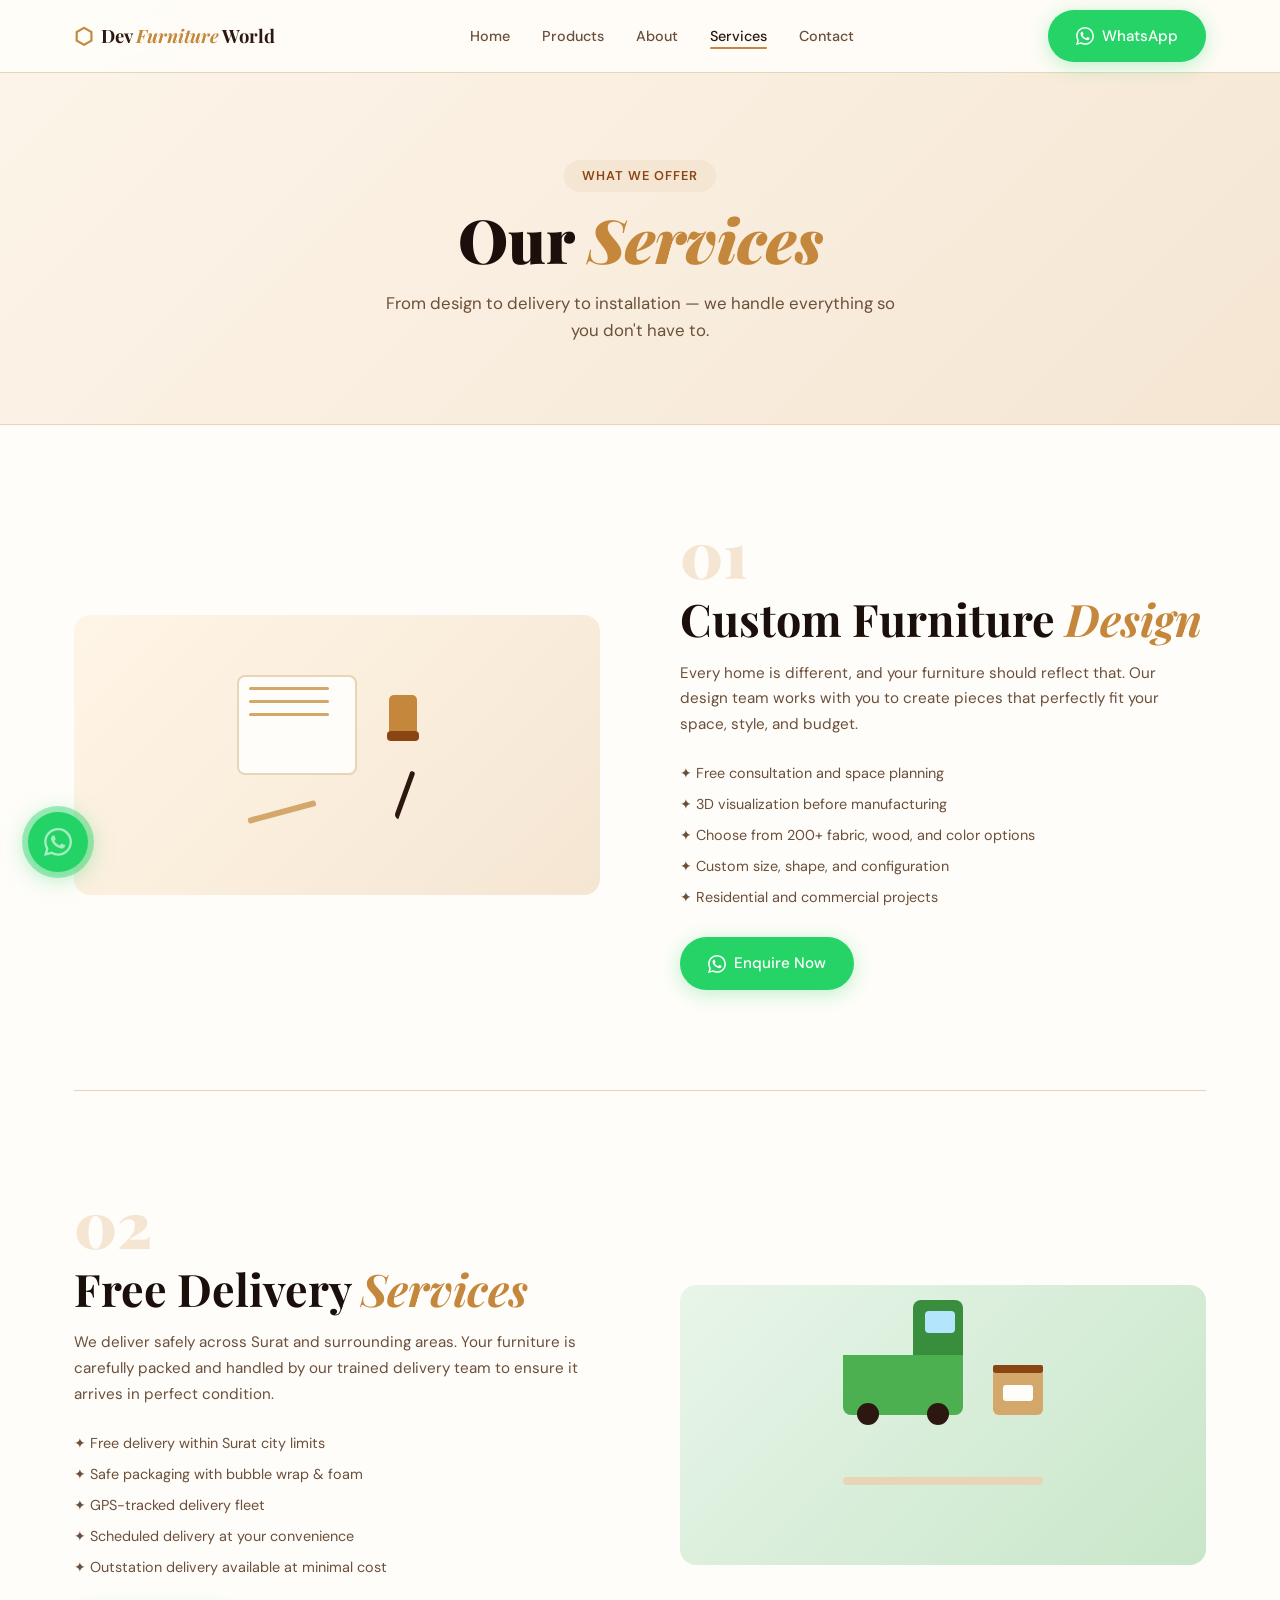
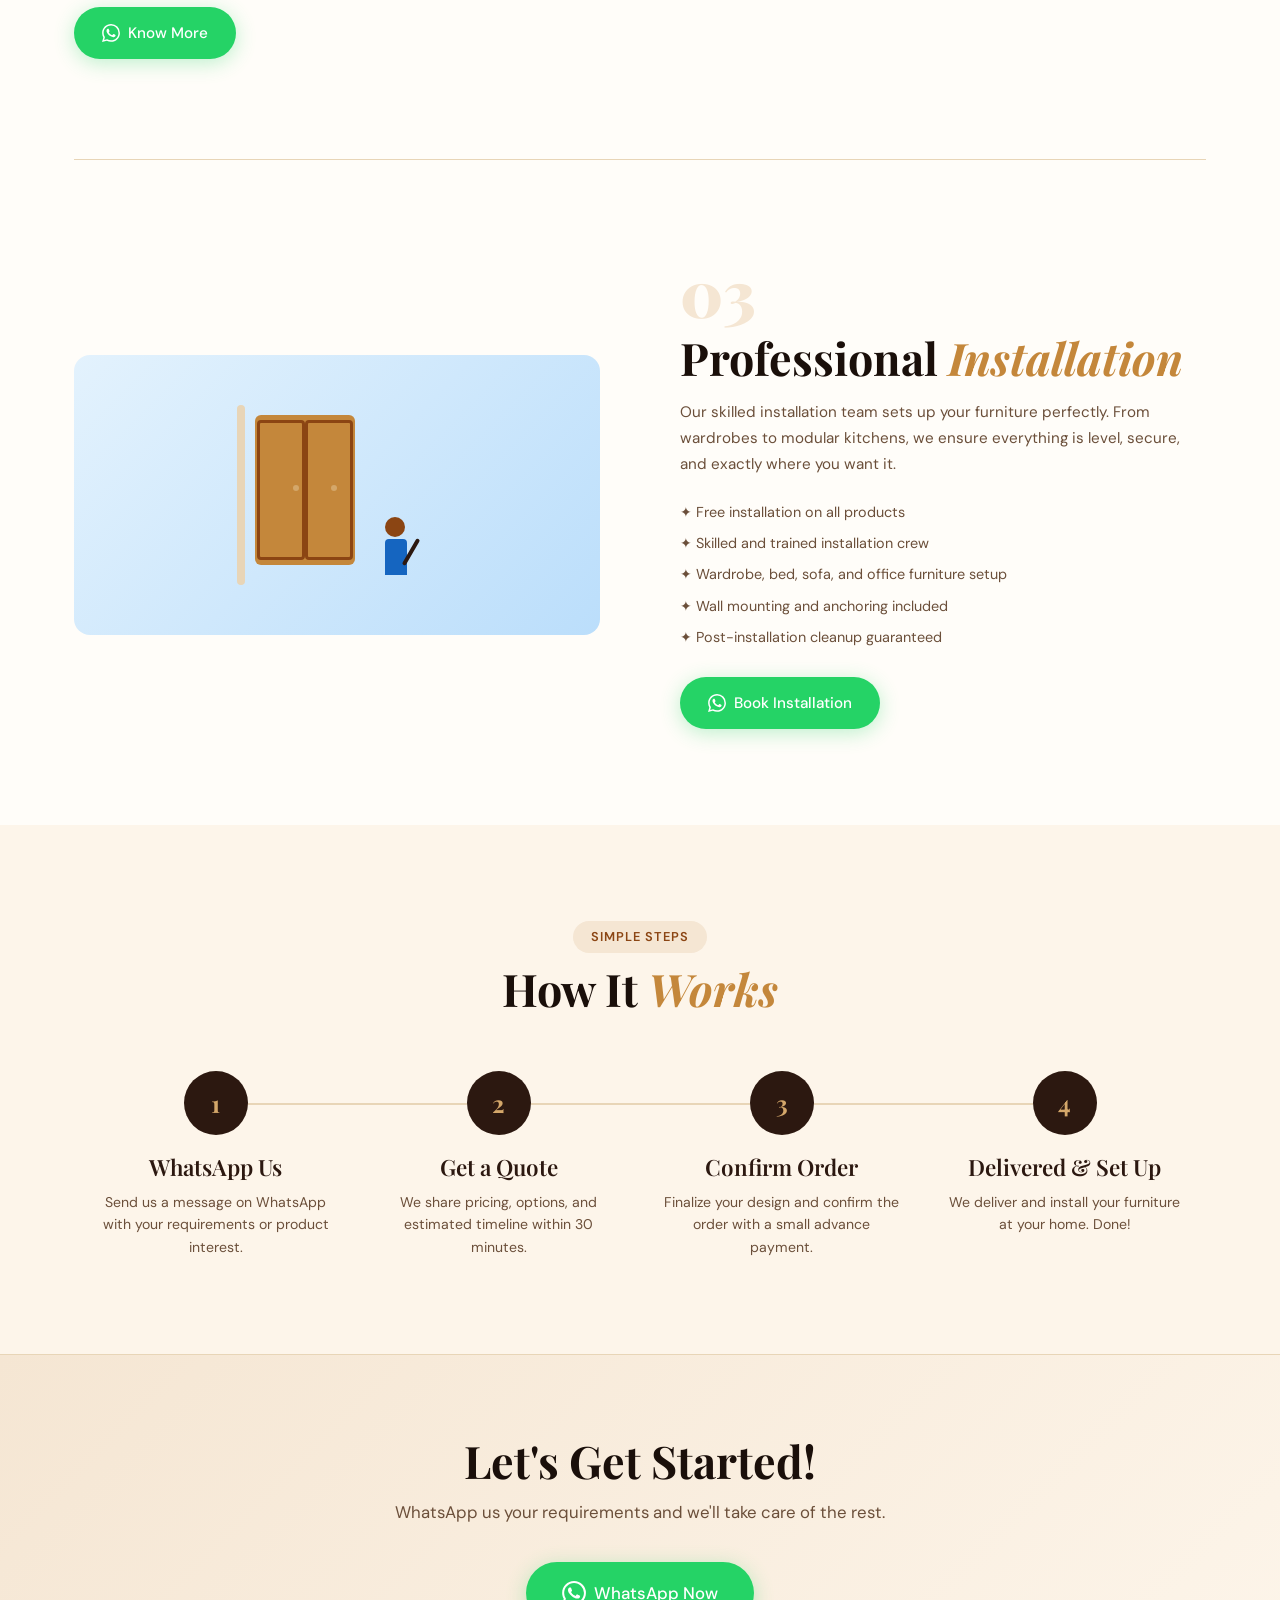
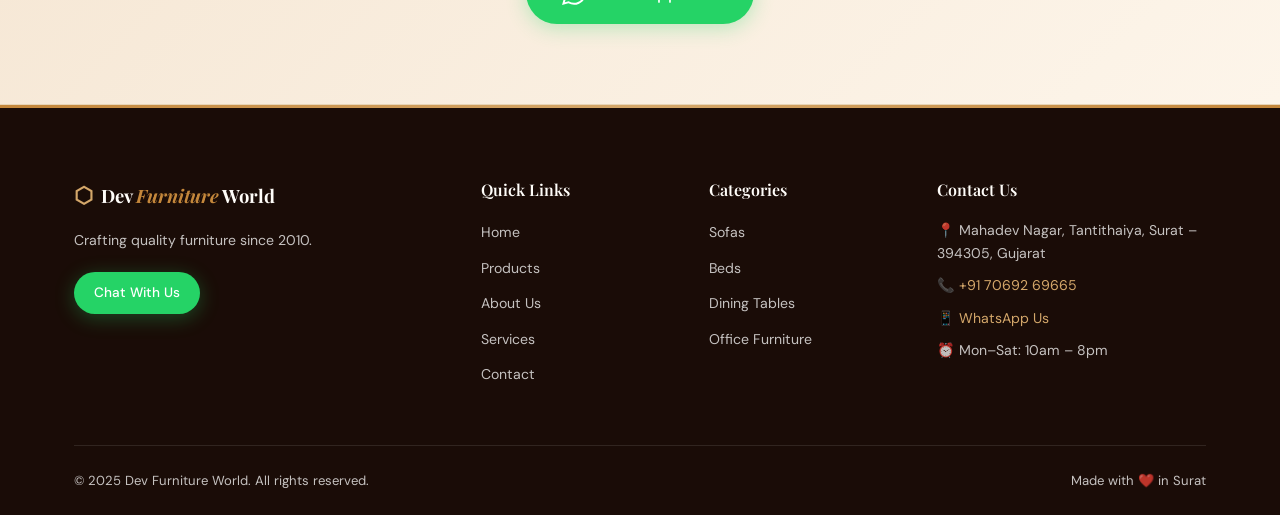
<file: services.html>
<!DOCTYPE html>
<html lang="en">
<head>
  <meta charset="UTF-8" />
  <meta name="viewport" content="width=device-width, initial-scale=1.0" />
  <title>Services – Dev Furniture World</title>
  <meta name="description" content="Custom furniture design, free delivery, and professional installation. Dev Furniture World – complete furniture services in Surat." />
  <link rel="stylesheet" href="style.css" />
  <link rel="preconnect" href="https://fonts.googleapis.com">
  <link href="https://fonts.googleapis.com/css2?family=Playfair+Display:wght@400;500;700;900&family=DM+Sans:wght@300;400;500&display=swap" rel="stylesheet">
</head>
<body>

  <header class="header" id="header">
    <nav class="nav container">
      <a href="index.html" class="logo">
        <span class="logo-icon">⬡</span>
        <span class="logo-text">Dev <em>Furniture</em> World</span>
      </a>
      <ul class="nav-links" id="navLinks">
        <li><a href="index.html">Home</a></li>
        <li><a href="products.html">Products</a></li>
        <li><a href="about.html">About</a></li>
        <li><a href="services.html" class="active">Services</a></li>
        <li><a href="contact.html">Contact</a></li>
      </ul>
      <a href="https://wa.me/917069269665?text=Hello Dev Furniture World, I want to know about your services!" class="btn btn-whatsapp nav-cta" target="_blank">
        <svg width="18" height="18" viewBox="0 0 24 24" fill="currentColor"><path d="M17.472 14.382c-.297-.149-1.758-.867-2.03-.967-.273-.099-.471-.148-.67.15-.197.297-.767.966-.94 1.164-.173.199-.347.223-.644.075-.297-.15-1.255-.463-2.39-1.475-.883-.788-1.48-1.761-1.653-2.059-.173-.297-.018-.458.13-.606.134-.133.298-.347.446-.52.149-.174.198-.298.298-.497.099-.198.05-.371-.025-.52-.075-.149-.669-1.612-.916-2.207-.242-.579-.487-.5-.669-.51-.173-.008-.371-.01-.57-.01-.198 0-.52.074-.792.372-.272.297-1.04 1.016-1.04 2.479 0 1.462 1.065 2.875 1.213 3.074.149.198 2.096 3.2 5.077 4.487.709.306 1.262.489 1.694.625.712.227 1.36.195 1.871.118.571-.085 1.758-.719 2.006-1.413.248-.694.248-1.289.173-1.413-.074-.124-.272-.198-.57-.347m-5.421 7.403h-.004a9.87 9.87 0 01-5.031-1.378l-.361-.214-3.741.982.998-3.648-.235-.374a9.86 9.86 0 01-1.51-5.26c.001-5.45 4.436-9.884 9.888-9.884 2.64 0 5.122 1.03 6.988 2.898a9.825 9.825 0 012.893 6.994c-.003 5.45-4.437 9.884-9.885 9.884m8.413-18.297A11.815 11.815 0 0012.05 0C5.495 0 .16 5.335.157 11.892c0 2.096.547 4.142 1.588 5.945L.057 24l6.305-1.654a11.882 11.882 0 005.683 1.448h.005c6.554 0 11.89-5.335 11.893-11.893a11.821 11.821 0 00-3.48-8.413z"/></svg>
        WhatsApp
      </a>
      <button class="hamburger" id="hamburger"><span></span><span></span><span></span></button>
    </nav>
  </header>

  <section class="page-hero">
    <div class="container">
      <span class="section-tag">What We Offer</span>
      <h1>Our <em>Services</em></h1>
      <p>From design to delivery to installation — we handle everything so you don't have to.</p>
    </div>
  </section>

  <!-- MAIN SERVICES -->
  <section class="services-main section">
    <div class="container">
      <div class="service-block">
        <div class="service-visual sv1">
          <div class="service-illustration">
            <div class="custom-design-scene">
              <div class="cds-board"></div>
              <div class="cds-lines">
                <div class="cdsl"></div><div class="cdsl"></div><div class="cdsl"></div>
              </div>
              <div class="cds-chair">
                <div class="cds-back"></div>
                <div class="cds-seat"></div>
              </div>
              <div class="cds-ruler"></div>
              <div class="cds-pencil"></div>
            </div>
          </div>
        </div>
        <div class="service-info">
          <div class="service-number">01</div>
          <h2>Custom Furniture <em>Design</em></h2>
          <p>Every home is different, and your furniture should reflect that. Our design team works with you to create pieces that perfectly fit your space, style, and budget.</p>
          <ul class="service-features">
            <li>✦ Free consultation and space planning</li>
            <li>✦ 3D visualization before manufacturing</li>
            <li>✦ Choose from 200+ fabric, wood, and color options</li>
            <li>✦ Custom size, shape, and configuration</li>
            <li>✦ Residential and commercial projects</li>
          </ul>
          <a href="https://wa.me/917069269665?text=Hello Dev Furniture World, I am interested in Custom Furniture Design service!" class="btn btn-whatsapp" target="_blank">
            <svg width="18" height="18" viewBox="0 0 24 24" fill="currentColor"><path d="M17.472 14.382c-.297-.149-1.758-.867-2.03-.967-.273-.099-.471-.148-.67.15-.197.297-.767.966-.94 1.164-.173.199-.347.223-.644.075-.297-.15-1.255-.463-2.39-1.475-.883-.788-1.48-1.761-1.653-2.059-.173-.297-.018-.458.13-.606.134-.133.298-.347.446-.52.149-.174.198-.298.298-.497.099-.198.05-.371-.025-.52-.075-.149-.669-1.612-.916-2.207-.242-.579-.487-.5-.669-.51-.173-.008-.371-.01-.57-.01-.198 0-.52.074-.792.372-.272.297-1.04 1.016-1.04 2.479 0 1.462 1.065 2.875 1.213 3.074.149.198 2.096 3.2 5.077 4.487.709.306 1.262.489 1.694.625.712.227 1.36.195 1.871.118.571-.085 1.758-.719 2.006-1.413.248-.694.248-1.289.173-1.413-.074-.124-.272-.198-.57-.347m-5.421 7.403h-.004a9.87 9.87 0 01-5.031-1.378l-.361-.214-3.741.982.998-3.648-.235-.374a9.86 9.86 0 01-1.51-5.26c.001-5.45 4.436-9.884 9.888-9.884 2.64 0 5.122 1.03 6.988 2.898a9.825 9.825 0 012.893 6.994c-.003 5.45-4.437 9.884-9.885 9.884m8.413-18.297A11.815 11.815 0 0012.05 0C5.495 0 .16 5.335.157 11.892c0 2.096.547 4.142 1.588 5.945L.057 24l6.305-1.654a11.882 11.882 0 005.683 1.448h.005c6.554 0 11.89-5.335 11.893-11.893a11.821 11.821 0 00-3.48-8.413z"/></svg>
            Enquire Now
          </a>
        </div>
      </div>

      <div class="service-block reverse">
        <div class="service-visual sv2">
          <div class="service-illustration">
            <div class="delivery-scene">
              <div class="ds-van">
                <div class="dsv-body"></div>
                <div class="dsv-cabin"></div>
                <div class="dsv-wheel w1"></div>
                <div class="dsv-wheel w2"></div>
                <div class="dsv-window"></div>
              </div>
              <div class="ds-road"></div>
              <div class="ds-box">
                <div class="dsb-top"></div>
                <div class="dsb-side"></div>
                <div class="dsb-label"></div>
              </div>
            </div>
          </div>
        </div>
        <div class="service-info">
          <div class="service-number">02</div>
          <h2>Free Delivery <em>Services</em></h2>
          <p>We deliver safely across Surat and surrounding areas. Your furniture is carefully packed and handled by our trained delivery team to ensure it arrives in perfect condition.</p>
          <ul class="service-features">
            <li>✦ Free delivery within Surat city limits</li>
            <li>✦ Safe packaging with bubble wrap & foam</li>
            <li>✦ GPS-tracked delivery fleet</li>
            <li>✦ Scheduled delivery at your convenience</li>
            <li>✦ Outstation delivery available at minimal cost</li>
          </ul>
          <a href="https://wa.me/917069269665?text=Hello Dev Furniture World, I want to know about your Delivery Service!" class="btn btn-whatsapp" target="_blank">
            <svg width="18" height="18" viewBox="0 0 24 24" fill="currentColor"><path d="M17.472 14.382c-.297-.149-1.758-.867-2.03-.967-.273-.099-.471-.148-.67.15-.197.297-.767.966-.94 1.164-.173.199-.347.223-.644.075-.297-.15-1.255-.463-2.39-1.475-.883-.788-1.48-1.761-1.653-2.059-.173-.297-.018-.458.13-.606.134-.133.298-.347.446-.52.149-.174.198-.298.298-.497.099-.198.05-.371-.025-.52-.075-.149-.669-1.612-.916-2.207-.242-.579-.487-.5-.669-.51-.173-.008-.371-.01-.57-.01-.198 0-.52.074-.792.372-.272.297-1.04 1.016-1.04 2.479 0 1.462 1.065 2.875 1.213 3.074.149.198 2.096 3.2 5.077 4.487.709.306 1.262.489 1.694.625.712.227 1.36.195 1.871.118.571-.085 1.758-.719 2.006-1.413.248-.694.248-1.289.173-1.413-.074-.124-.272-.198-.57-.347m-5.421 7.403h-.004a9.87 9.87 0 01-5.031-1.378l-.361-.214-3.741.982.998-3.648-.235-.374a9.86 9.86 0 01-1.51-5.26c.001-5.45 4.436-9.884 9.888-9.884 2.64 0 5.122 1.03 6.988 2.898a9.825 9.825 0 012.893 6.994c-.003 5.45-4.437 9.884-9.885 9.884m8.413-18.297A11.815 11.815 0 0012.05 0C5.495 0 .16 5.335.157 11.892c0 2.096.547 4.142 1.588 5.945L.057 24l6.305-1.654a11.882 11.882 0 005.683 1.448h.005c6.554 0 11.89-5.335 11.893-11.893a11.821 11.821 0 00-3.48-8.413z"/></svg>
            Know More
          </a>
        </div>
      </div>

      <div class="service-block">
        <div class="service-visual sv3">
          <div class="service-illustration">
            <div class="install-scene">
              <div class="is-wall"></div>
              <div class="is-wardrobe">
                <div class="isw-body"></div>
                <div class="isw-door d1"></div>
                <div class="isw-door d2"></div>
                <div class="isw-handle h1"></div>
                <div class="isw-handle h2"></div>
              </div>
              <div class="is-worker">
                <div class="iswork-head"></div>
                <div class="iswork-body"></div>
                <div class="iswork-tool"></div>
              </div>
            </div>
          </div>
        </div>
        <div class="service-info">
          <div class="service-number">03</div>
          <h2>Professional <em>Installation</em></h2>
          <p>Our skilled installation team sets up your furniture perfectly. From wardrobes to modular kitchens, we ensure everything is level, secure, and exactly where you want it.</p>
          <ul class="service-features">
            <li>✦ Free installation on all products</li>
            <li>✦ Skilled and trained installation crew</li>
            <li>✦ Wardrobe, bed, sofa, and office furniture setup</li>
            <li>✦ Wall mounting and anchoring included</li>
            <li>✦ Post-installation cleanup guaranteed</li>
          </ul>
          <a href="https://wa.me/917069269665?text=Hello Dev Furniture World, I need Installation Support!" class="btn btn-whatsapp" target="_blank">
            <svg width="18" height="18" viewBox="0 0 24 24" fill="currentColor"><path d="M17.472 14.382c-.297-.149-1.758-.867-2.03-.967-.273-.099-.471-.148-.67.15-.197.297-.767.966-.94 1.164-.173.199-.347.223-.644.075-.297-.15-1.255-.463-2.39-1.475-.883-.788-1.48-1.761-1.653-2.059-.173-.297-.018-.458.13-.606.134-.133.298-.347.446-.52.149-.174.198-.298.298-.497.099-.198.05-.371-.025-.52-.075-.149-.669-1.612-.916-2.207-.242-.579-.487-.5-.669-.51-.173-.008-.371-.01-.57-.01-.198 0-.52.074-.792.372-.272.297-1.04 1.016-1.04 2.479 0 1.462 1.065 2.875 1.213 3.074.149.198 2.096 3.2 5.077 4.487.709.306 1.262.489 1.694.625.712.227 1.36.195 1.871.118.571-.085 1.758-.719 2.006-1.413.248-.694.248-1.289.173-1.413-.074-.124-.272-.198-.57-.347m-5.421 7.403h-.004a9.87 9.87 0 01-5.031-1.378l-.361-.214-3.741.982.998-3.648-.235-.374a9.86 9.86 0 01-1.51-5.26c.001-5.45 4.436-9.884 9.888-9.884 2.64 0 5.122 1.03 6.988 2.898a9.825 9.825 0 012.893 6.994c-.003 5.45-4.437 9.884-9.885 9.884m8.413-18.297A11.815 11.815 0 0012.05 0C5.495 0 .16 5.335.157 11.892c0 2.096.547 4.142 1.588 5.945L.057 24l6.305-1.654a11.882 11.882 0 005.683 1.448h.005c6.554 0 11.89-5.335 11.893-11.893a11.821 11.821 0 00-3.48-8.413z"/></svg>
            Book Installation
          </a>
        </div>
      </div>
    </div>
  </section>

  <!-- PROCESS -->
  <section class="process section" style="background: var(--bg-alt);">
    <div class="container">
      <div class="section-header">
        <span class="section-tag">Simple Steps</span>
        <h2>How It <em>Works</em></h2>
      </div>
      <div class="process-steps">
        <div class="step">
          <div class="step-num">1</div>
          <div class="step-connector"></div>
          <h3>WhatsApp Us</h3>
          <p>Send us a message on WhatsApp with your requirements or product interest.</p>
        </div>
        <div class="step">
          <div class="step-num">2</div>
          <div class="step-connector"></div>
          <h3>Get a Quote</h3>
          <p>We share pricing, options, and estimated timeline within 30 minutes.</p>
        </div>
        <div class="step">
          <div class="step-num">3</div>
          <div class="step-connector"></div>
          <h3>Confirm Order</h3>
          <p>Finalize your design and confirm the order with a small advance payment.</p>
        </div>
        <div class="step">
          <div class="step-num">4</div>
          <h3>Delivered & Set Up</h3>
          <p>We deliver and install your furniture at your home. Done!</p>
        </div>
      </div>
    </div>
  </section>

  <section class="cta-banner">
    <div class="container">
      <div class="cta-content">
        <h2>Let's Get Started!</h2>
        <p>WhatsApp us your requirements and we'll take care of the rest.</p>
        <a href="https://wa.me/917069269665?text=Hello Dev Furniture World, I want to avail your services!" class="btn btn-whatsapp btn-lg" target="_blank">
          <svg width="24" height="24" viewBox="0 0 24 24" fill="currentColor"><path d="M17.472 14.382c-.297-.149-1.758-.867-2.03-.967-.273-.099-.471-.148-.67.15-.197.297-.767.966-.94 1.164-.173.199-.347.223-.644.075-.297-.15-1.255-.463-2.39-1.475-.883-.788-1.48-1.761-1.653-2.059-.173-.297-.018-.458.13-.606.134-.133.298-.347.446-.52.149-.174.198-.298.298-.497.099-.198.05-.371-.025-.52-.075-.149-.669-1.612-.916-2.207-.242-.579-.487-.5-.669-.51-.173-.008-.371-.01-.57-.01-.198 0-.52.074-.792.372-.272.297-1.04 1.016-1.04 2.479 0 1.462 1.065 2.875 1.213 3.074.149.198 2.096 3.2 5.077 4.487.709.306 1.262.489 1.694.625.712.227 1.36.195 1.871.118.571-.085 1.758-.719 2.006-1.413.248-.694.248-1.289.173-1.413-.074-.124-.272-.198-.57-.347m-5.421 7.403h-.004a9.87 9.87 0 01-5.031-1.378l-.361-.214-3.741.982.998-3.648-.235-.374a9.86 9.86 0 01-1.51-5.26c.001-5.45 4.436-9.884 9.888-9.884 2.64 0 5.122 1.03 6.988 2.898a9.825 9.825 0 012.893 6.994c-.003 5.45-4.437 9.884-9.885 9.884m8.413-18.297A11.815 11.815 0 0012.05 0C5.495 0 .16 5.335.157 11.892c0 2.096.547 4.142 1.588 5.945L.057 24l6.305-1.654a11.882 11.882 0 005.683 1.448h.005c6.554 0 11.89-5.335 11.893-11.893a11.821 11.821 0 00-3.48-8.413z"/></svg>
          WhatsApp Now
        </a>
      </div>
    </div>
  </section>

  <footer class="footer">
    <div class="container">
      <div class="footer-grid">
        <div class="footer-brand"><a href="index.html" class="logo"><span class="logo-icon">⬡</span><span class="logo-text">Dev <em>Furniture</em> World</span></a><p>Crafting quality furniture since 2010.</p><a href="https://wa.me/917069269665" class="btn btn-whatsapp btn-sm" target="_blank">Chat With Us</a></div>
        <div class="footer-links"><h4>Quick Links</h4><ul><li><a href="index.html">Home</a></li><li><a href="products.html">Products</a></li><li><a href="about.html">About Us</a></li><li><a href="services.html">Services</a></li><li><a href="contact.html">Contact</a></li></ul></div>
        <div class="footer-links"><h4>Categories</h4><ul><li><a href="products.html?cat=sofa">Sofas</a></li><li><a href="products.html?cat=bed">Beds</a></li><li><a href="products.html?cat=dining">Dining Tables</a></li><li><a href="products.html?cat=office">Office Furniture</a></li></ul></div>
        <div class="footer-contact"><h4>Contact Us</h4><p>📍 Mahadev Nagar, Tantithaiya, Surat – 394305, Gujarat</p><p>📞 <a href="tel:+917069269665">+91 70692 69665</a></p><p>📱 <a href="https://wa.me/917069269665" target="_blank">WhatsApp Us</a></p><p>⏰ Mon–Sat: 10am – 8pm</p></div>
      </div>
      <div class="footer-bottom"><p>© 2025 Dev Furniture World. All rights reserved.</p><p>Made with ❤️ in Surat</p></div>
    </div>
  </footer>

  <a href="https://wa.me/917069269665?text=Hello Dev Furniture World!" class="whatsapp-float" target="_blank" aria-label="WhatsApp">
    <svg width="28" height="28" viewBox="0 0 24 24" fill="white"><path d="M17.472 14.382c-.297-.149-1.758-.867-2.03-.967-.273-.099-.471-.148-.67.15-.197.297-.767.966-.94 1.164-.173.199-.347.223-.644.075-.297-.15-1.255-.463-2.39-1.475-.883-.788-1.48-1.761-1.653-2.059-.173-.297-.018-.458.13-.606.134-.133.298-.347.446-.52.149-.174.198-.298.298-.497.099-.198.05-.371-.025-.52-.075-.149-.669-1.612-.916-2.207-.242-.579-.487-.5-.669-.51-.173-.008-.371-.01-.57-.01-.198 0-.52.074-.792.372-.272.297-1.04 1.016-1.04 2.479 0 1.462 1.065 2.875 1.213 3.074.149.198 2.096 3.2 5.077 4.487.709.306 1.262.489 1.694.625.712.227 1.36.195 1.871.118.571-.085 1.758-.719 2.006-1.413.248-.694.248-1.289.173-1.413-.074-.124-.272-.198-.57-.347m-5.421 7.403h-.004a9.87 9.87 0 01-5.031-1.378l-.361-.214-3.741.982.998-3.648-.235-.374a9.86 9.86 0 01-1.51-5.26c.001-5.45 4.436-9.884 9.888-9.884 2.64 0 5.122 1.03 6.988 2.898a9.825 9.825 0 012.893 6.994c-.003 5.45-4.437 9.884-9.885 9.884m8.413-18.297A11.815 11.815 0 0012.05 0C5.495 0 .16 5.335.157 11.892c0 2.096.547 4.142 1.588 5.945L.057 24l6.305-1.654a11.882 11.882 0 005.683 1.448h.005c6.554 0 11.89-5.335 11.893-11.893a11.821 11.821 0 00-3.48-8.413z"/></svg>
    <span class="wa-pulse"></span>
  </a>
  <button class="scroll-top" id="scrollTop" aria-label="Scroll to top">↑</button>
  <script src="main.js"></script>
</body>
</html>
</file>
<file: style.css>
/* ============================================
   DEV FURNITURE WORLD – MAIN STYLESHEET
   Design: Warm Luxury Editorial
   Fonts: Playfair Display + DM Sans
   ============================================ */

:root {
  --primary: #2C1810;
  --primary-light: #4A2C1E;
  --accent1: #C4873B;
  --accent2: #8B4513;
  --accent3: #D4A76A;
  --accent4: #F5E6D3;
  --wa-green: #25D366;
  --wa-dark: #128C7E;
  --white: #FFFDF9;
  --bg: #FFFDF9;
  --bg-alt: #FDF5EA;
  --text: #1A0F0A;
  --text-muted: #6B4F3A;
  --border: #E8D5B7;
  --shadow: 0 4px 24px rgba(44,24,16,0.10);
  --shadow-lg: 0 12px 48px rgba(44,24,16,0.16);
  --radius: 16px;
  --radius-sm: 10px;
  --font-display: 'Playfair Display', Georgia, serif;
  --font-body: 'DM Sans', sans-serif;
  --transition: 0.3s cubic-bezier(0.4,0,0.2,1);
}

/* ─── RESET ─── */
*, *::before, *::after { box-sizing: border-box; margin: 0; padding: 0; }
html { scroll-behavior: smooth; }
body {
  font-family: var(--font-body);
  background: var(--bg);
  color: var(--text);
  line-height: 1.6;
  overflow-x: hidden;
}
img { max-width: 100%; display: block; }
a { text-decoration: none; color: inherit; }
ul { list-style: none; }

/* ─── CONTAINER ─── */
.container { max-width: 1180px; margin: 0 auto; padding: 0 24px; }
.section { padding: 96px 0; }

/* ─── TYPOGRAPHY ─── */
h1, h2, h3 { font-family: var(--font-display); line-height: 1.15; }
h1 { font-size: clamp(2.2rem, 5vw, 3.8rem); font-weight: 900; }
h2 { font-size: clamp(1.8rem, 3.5vw, 2.8rem); font-weight: 700; }
h3 { font-size: clamp(1.1rem, 2vw, 1.4rem); font-weight: 600; }
em { font-style: italic; color: var(--accent1); }

/* ─── BUTTONS ─── */
.btn {
  display: inline-flex; align-items: center; gap: 8px;
  padding: 14px 28px; border-radius: 50px;
  font-family: var(--font-body); font-size: 0.95rem; font-weight: 500;
  cursor: pointer; border: none; transition: var(--transition);
  text-decoration: none;
}
.btn-primary {
  background: var(--primary); color: var(--white);
  box-shadow: 0 4px 20px rgba(44,24,16,0.25);
}
.btn-primary:hover { background: var(--primary-light); transform: translateY(-2px); box-shadow: 0 8px 32px rgba(44,24,16,0.3); }
.btn-whatsapp {
  background: var(--wa-green); color: #fff;
  box-shadow: 0 4px 20px rgba(37,211,102,0.3);
}
.btn-whatsapp:hover { background: var(--wa-dark); transform: translateY(-2px); box-shadow: 0 8px 32px rgba(37,211,102,0.4); }
.btn-sm { padding: 10px 20px; font-size: 0.85rem; }
.btn-lg { padding: 18px 36px; font-size: 1.05rem; }
.btn-full { width: 100%; justify-content: center; }

/* ─── SECTION HEADER ─── */
.section-header { text-align: center; margin-bottom: 56px; }
.section-header h2 { margin-top: 10px; }
.section-tag {
  display: inline-block;
  background: var(--accent4); color: var(--accent2);
  padding: 6px 18px; border-radius: 50px;
  font-size: 0.8rem; font-weight: 600; letter-spacing: 0.08em; text-transform: uppercase;
}
.see-all {
  display: inline-block; margin-top: 16px;
  color: var(--accent1); font-weight: 500;
  transition: var(--transition);
}
.see-all:hover { color: var(--primary); }

/* ─── HEADER ─── */
.header {
  position: fixed; top: 0; left: 0; right: 0; z-index: 1000;
  background: rgba(255,253,249,0.95);
  backdrop-filter: blur(12px);
  border-bottom: 1px solid var(--border);
  transition: var(--transition);
}
.header.scrolled { box-shadow: var(--shadow); }
.nav {
  display: flex; align-items: center; justify-content: space-between;
  height: 72px; gap: 24px;
}
.logo {
  display: flex; align-items: center; gap: 8px;
  font-family: var(--font-display); font-size: 1.15rem; font-weight: 700; color: var(--primary);
}
.logo-icon { font-size: 1.4rem; color: var(--accent1); }
.nav-links {
  display: flex; align-items: center; gap: 32px;
}
.nav-links a {
  font-size: 0.9rem; font-weight: 500; color: var(--text-muted);
  transition: var(--transition); position: relative;
}
.nav-links a:hover, .nav-links a.active { color: var(--primary); }
.nav-links a.active::after {
  content: ''; position: absolute; bottom: -4px; left: 0; right: 0;
  height: 2px; background: var(--accent1); border-radius: 2px;
}
.nav-cta { display: none; }
@media (min-width: 900px) { .nav-cta { display: inline-flex; } }
.hamburger {
  display: none; flex-direction: column; gap: 5px;
  background: none; border: none; cursor: pointer; padding: 8px;
}
.hamburger span {
  display: block; width: 24px; height: 2px;
  background: var(--primary); border-radius: 2px;
  transition: var(--transition);
}
@media (max-width: 768px) {
  .hamburger { display: flex; }
  .nav-links {
    position: fixed; top: 72px; left: 0; right: 0;
    background: var(--bg); border-bottom: 1px solid var(--border);
    flex-direction: column; gap: 0; padding: 0;
    max-height: 0; overflow: hidden; transition: max-height 0.4s ease;
  }
  .nav-links.open { max-height: 400px; }
  .nav-links li { width: 100%; }
  .nav-links a { display: block; padding: 16px 24px; border-bottom: 1px solid var(--border); }
  .nav-links a.active::after { display: none; }
}

/* ─── HERO ─── */
.hero {
  min-height: 100vh;
  display: flex; align-items: center;
  padding: 120px 0 80px;
  position: relative; overflow: hidden;
}
.hero-bg { position: absolute; inset: 0; z-index: 0; }
.hero-shape {
  position: absolute; border-radius: 50%;
  background: radial-gradient(circle, var(--accent4), transparent 70%);
}
.shape1 { width: 600px; height: 600px; right: -100px; top: -100px; opacity: 0.6; }
.shape2 { width: 400px; height: 400px; left: -100px; bottom: 0; opacity: 0.4; }
.shape3 { width: 200px; height: 200px; right: 300px; bottom: 100px; opacity: 0.3; }
.hero-content {
  position: relative; z-index: 1;
  display: grid; grid-template-columns: 1fr 1fr; gap: 64px; align-items: center;
}
@media (max-width: 900px) { .hero-content { grid-template-columns: 1fr; gap: 48px; } }
.hero-badge {
  display: inline-block; background: var(--accent4); color: var(--accent2);
  padding: 8px 20px; border-radius: 50px;
  font-size: 0.8rem; font-weight: 600; letter-spacing: 0.06em;
  margin-bottom: 24px;
  animation: fadeInUp 0.6s both;
}
.hero-title {
  font-size: clamp(2.8rem, 6vw, 4.5rem); font-weight: 900; line-height: 1.05;
  color: var(--primary); margin-bottom: 24px;
  animation: fadeInUp 0.6s 0.1s both;
}
.hero-sub {
  font-size: 1.05rem; color: var(--text-muted); max-width: 480px;
  margin-bottom: 40px; line-height: 1.7;
  animation: fadeInUp 0.6s 0.2s both;
}
.hero-ctas {
  display: flex; flex-wrap: wrap; gap: 16px;
  animation: fadeInUp 0.6s 0.3s both;
}
/* HERO VISUAL */
.hero-visual { position: relative; animation: fadeInRight 0.8s 0.2s both; }
.hero-card {
  background: var(--white); border-radius: var(--radius);
  box-shadow: var(--shadow-lg); padding: 32px;
  border: 1px solid var(--border);
}
.hero-card-main { position: relative; }
.hero-card-sm {
  position: absolute;
  display: flex; align-items: center; gap: 10px;
  padding: 14px 20px; font-weight: 500; font-size: 0.9rem;
  background: var(--white);
  animation: float 3s ease-in-out infinite;
}
.card-float1 { top: -20px; right: -20px; animation-delay: 0s; }
.card-float2 { bottom: -10px; left: -20px; animation-delay: 1s; }
.card-icon { font-size: 1.4rem; }
.hero-card-tag {
  position: absolute; bottom: -16px; left: 50%; transform: translateX(-50%);
  background: var(--accent1); color: white;
  padding: 8px 24px; border-radius: 50px; font-size: 0.85rem; font-weight: 500;
  white-space: nowrap;
}
.hero-stats {
  display: flex; gap: 24px; margin-top: 32px;
  background: var(--bg-alt); padding: 20px; border-radius: var(--radius-sm);
}
.stat { text-align: center; flex: 1; }
.stat strong { display: block; font-family: var(--font-display); font-size: 1.6rem; font-weight: 700; color: var(--primary); }
.stat span { font-size: 0.8rem; color: var(--text-muted); }

/* SOFA ILLUSTRATION */
.furniture-illustration { position: relative; height: 180px; }
.sofa-hero { display: flex; align-items: flex-end; justify-content: center; }
.sofa-body { width: 280px; height: 55px; background: var(--accent1); border-radius: 0 0 12px 12px; position: absolute; bottom: 20px; left: 50%; transform: translateX(-50%); }
.sofa-back { width: 270px; height: 80px; background: var(--accent2); border-radius: 12px 12px 0 0; position: absolute; bottom: 72px; left: 50%; transform: translateX(-50%); }
.sofa-arm { width: 36px; height: 100px; background: var(--accent2); border-radius: 8px; position: absolute; bottom: 20px; }
.arm-left { left: calc(50% - 143px); }
.arm-right { right: calc(50% - 143px); }
.sofa-cushion { width: 72px; height: 52px; background: var(--accent3); border-radius: 8px; position: absolute; bottom: 75px; opacity: 0.8; }
.c1 { left: calc(50% - 114px); }
.c2 { left: calc(50% - 36px); }
.c3 { right: calc(50% - 114px); }
.sofa-leg { width: 10px; height: 20px; background: var(--primary); border-radius: 0 0 4px 4px; position: absolute; bottom: 0; }
.leg1 { left: calc(50% - 120px); }
.leg2 { left: calc(50% - 50px); }
.leg3 { right: calc(50% - 50px); }
.leg4 { right: calc(50% - 120px); }

/* ─── CATEGORIES ─── */
.cat-grid { display: grid; grid-template-columns: repeat(4, 1fr); gap: 24px; }
@media (max-width: 768px) { .cat-grid { grid-template-columns: repeat(2, 1fr); } }
@media (max-width: 480px) { .cat-grid { grid-template-columns: 1fr 1fr; } }
.cat-card {
  background: var(--white); border: 1px solid var(--border);
  border-radius: var(--radius); padding: 36px 24px;
  text-align: center; transition: var(--transition); cursor: pointer;
}
.cat-card:hover { transform: translateY(-8px); box-shadow: var(--shadow-lg); border-color: var(--accent3); }
.cat-icon-wrap { display: flex; justify-content: center; margin-bottom: 20px; }
.cat-icon { width: 80px; height: 80px; background: var(--bg-alt); border-radius: 20px; display: flex; align-items: center; justify-content: center; position: relative; }
.cat-card h3 { font-size: 1.05rem; margin-bottom: 4px; color: var(--primary); }
.cat-card p { font-size: 0.82rem; color: var(--text-muted); }

/* Mini furniture for cat icons */
.mini-sofa { position: relative; width: 50px; height: 30px; }
.ms-back { width: 48px; height: 16px; background: var(--accent1); border-radius: 4px 4px 0 0; position: absolute; top: 0; }
.ms-seat { width: 50px; height: 12px; background: var(--accent2); border-radius: 0 0 4px 4px; position: absolute; bottom: 0; }
.ms-arm { width: 8px; height: 22px; background: var(--accent2); border-radius: 3px; position: absolute; bottom: 0; }
.ml { left: -4px; }
.mr { right: -4px; }
.mini-bed { position: relative; width: 50px; height: 32px; }
.mb-frame { width: 50px; height: 22px; background: var(--accent1); border-radius: 4px; position: absolute; bottom: 0; }
.mb-head { width: 14px; height: 30px; background: var(--accent2); border-radius: 4px; position: absolute; left: 0; bottom: 0; }
.mb-pillow { width: 14px; height: 10px; background: var(--white); border-radius: 3px; position: absolute; top: 2px; }
.p1 { left: 18px; }
.p2 { left: 34px; }
.mini-table { position: relative; width: 50px; height: 36px; }
.mt-top { width: 50px; height: 8px; background: var(--accent2); border-radius: 4px; position: absolute; top: 0; }
.mt-leg { width: 6px; height: 28px; background: var(--accent1); border-radius: 0 0 3px 3px; position: absolute; bottom: 0; }
.tl1 { left: 8px; }
.tl2 { right: 8px; }
.mini-desk { position: relative; width: 50px; height: 36px; }
.md-top { width: 50px; height: 6px; background: var(--accent2); border-radius: 4px; position: absolute; top: 0; }
.md-body { width: 20px; height: 22px; background: var(--accent3); border-radius: 3px; position: absolute; right: 0; top: 6px; }
.md-leg { width: 6px; height: 28px; background: var(--accent1); border-radius: 0 0 3px 3px; position: absolute; bottom: 0; }
.dl1 { left: 4px; }
.dl2 { left: 16px; }

/* ─── PRODUCTS GRID ─── */
.products-grid { display: grid; grid-template-columns: repeat(3, 1fr); gap: 28px; }
@media (max-width: 900px) { .products-grid { grid-template-columns: repeat(2, 1fr); } }
@media (max-width: 540px) { .products-grid { grid-template-columns: 1fr; } }
.product-card {
  background: var(--white); border-radius: var(--radius);
  border: 1px solid var(--border); overflow: hidden;
  transition: var(--transition); position: relative;
}
.product-card:hover { transform: translateY(-6px); box-shadow: var(--shadow-lg); }
.product-img {
  height: 220px; background: var(--bg-alt);
  display: flex; align-items: center; justify-content: center;
  cursor: pointer; overflow: hidden; position: relative;
}
.product-img:hover .zoom-hint { opacity: 1; }
.zoom-hint {
  position: absolute; inset: 0;
  background: rgba(44,24,16,0.4);
  display: flex; align-items: center; justify-content: center;
  color: white; font-size: 0.85rem; font-weight: 500;
  opacity: 0; transition: var(--transition);
  gap: 6px;
}
.product-illustration { width: 100%; height: 100%; display: flex; align-items: center; justify-content: center; }
.product-body { padding: 20px; }
.product-cat {
  display: inline-block; background: var(--accent4); color: var(--accent2);
  padding: 4px 12px; border-radius: 50px; font-size: 0.72rem; font-weight: 600;
  text-transform: uppercase; letter-spacing: 0.06em; margin-bottom: 8px;
}
.product-name { font-family: var(--font-display); font-size: 1.05rem; font-weight: 600; margin-bottom: 6px; color: var(--primary); }
.product-desc { font-size: 0.85rem; color: var(--text-muted); margin-bottom: 16px; line-height: 1.5; }
.product-card .btn { font-size: 0.85rem; padding: 10px 18px; width: 100%; justify-content: center; }

/* Product SVG illustrations */
.prod-sofa { width: 120px; height: 80px; position: relative; }
.ps-back { width: 116px; height: 44px; background: var(--accent1); border-radius: 8px 8px 0 0; position: absolute; top: 0; }
.ps-seat { width: 120px; height: 30px; background: var(--accent2); border-radius: 0 0 6px 6px; position: absolute; bottom: 12px; }
.ps-arm { width: 16px; height: 60px; background: var(--accent2); border-radius: 5px; position: absolute; bottom: 12px; }
.ps-arm.al { left: 0; }
.ps-arm.ar { right: 0; }
.ps-cush { width: 28px; height: 28px; background: var(--accent3); border-radius: 5px; position: absolute; bottom: 42px; }
.ps-cush.pc1 { left: 18px; }
.ps-cush.pc2 { left: 48px; }
.ps-cush.pc3 { right: 18px; }
.ps-leg { width: 8px; height: 12px; background: var(--primary); border-radius: 0 0 4px 4px; position: absolute; bottom: 0; }
.ps-leg.pl1 { left: 20px; }
.ps-leg.pl2 { right: 20px; }

.prod-bed { width: 140px; height: 90px; position: relative; }
.pb-frame { width: 140px; height: 55px; background: var(--accent1); border-radius: 6px; position: absolute; bottom: 0; }
.pb-head { width: 22px; height: 88px; background: var(--accent2); border-radius: 6px 6px 0 0; position: absolute; left: 0; bottom: 0; }
.pb-foot { width: 14px; height: 55px; background: var(--accent2); border-radius: 0 0 6px 6px; position: absolute; right: 0; bottom: 0; }
.pb-mattress { width: 104px; height: 40px; background: var(--white); border-radius: 4px; border: 1px solid var(--border); position: absolute; bottom: 15px; left: 26px; }
.pb-pillow { width: 36px; height: 22px; background: var(--accent4); border-radius: 6px; position: absolute; bottom: 45px; }
.pb-pillow.pp1 { left: 28px; }
.pb-pillow.pp2 { left: 68px; }

.prod-table { width: 140px; height: 80px; position: relative; }
.pt-top { width: 140px; height: 12px; background: var(--accent2); border-radius: 6px; position: absolute; top: 12px; }
.pt-leg { width: 10px; height: 56px; background: var(--accent1); border-radius: 0 0 5px 5px; position: absolute; bottom: 0; }
.pt-leg.tl { left: 14px; }
.pt-leg.tr { right: 14px; }
.pt-cross { width: 116px; height: 6px; background: var(--accent3); border-radius: 3px; position: absolute; bottom: 20px; left: 12px; }

.prod-office { width: 120px; height: 90px; position: relative; }
.po-desk { width: 120px; height: 10px; background: var(--accent2); border-radius: 5px; position: absolute; top: 20px; }
.po-back { width: 40px; height: 55px; background: var(--accent1); border-radius: 5px 5px 0 0; position: absolute; bottom: 0; right: 28px; }
.po-seat { width: 50px; height: 12px; background: var(--accent3); border-radius: 5px; position: absolute; bottom: 48px; right: 23px; }
.po-leg-c { width: 6px; height: 48px; background: var(--primary); border-radius: 3px; position: absolute; bottom: 0; right: 54px; }
.po-leg { width: 40px; height: 4px; background: var(--primary); border-radius: 2px; position: absolute; bottom: 10px; right: 35px; }
.po-dleg { width: 8px; height: 40px; background: var(--accent1); border-radius: 0 0 4px 4px; position: absolute; bottom: 0; left: 14px; }

/* ─── WHY CHOOSE US ─── */
.why { background: var(--bg-alt); }
.why-grid { display: grid; grid-template-columns: repeat(3, 1fr); gap: 28px; }
@media (max-width: 900px) { .why-grid { grid-template-columns: repeat(2, 1fr); } }
@media (max-width: 540px) { .why-grid { grid-template-columns: 1fr; } }
.why-card {
  background: var(--white); padding: 36px 28px;
  border-radius: var(--radius); border: 1px solid var(--border);
  transition: var(--transition);
}
.why-card:hover { transform: translateY(-6px); box-shadow: var(--shadow); border-color: var(--accent3); }
.why-icon { font-size: 2.5rem; margin-bottom: 16px; }
.why-card h3 { margin-bottom: 10px; color: var(--primary); }
.why-card p { font-size: 0.9rem; color: var(--text-muted); line-height: 1.6; }

/* ─── COUNTERS ─── */
.counters-section {
  background: linear-gradient(135deg, var(--primary), var(--primary-light));
  padding: 80px 0;
}
.counters-grid { display: grid; grid-template-columns: repeat(4, 1fr); gap: 40px; text-align: center; }
@media (max-width: 768px) { .counters-grid { grid-template-columns: repeat(2, 1fr); gap: 32px; } }
.counter-item { color: var(--white); }
.counter-item strong { font-family: var(--font-display); font-size: 3rem; font-weight: 900; color: var(--accent3); }
.counter-item span { font-family: var(--font-display); font-size: 2rem; font-weight: 700; color: var(--accent3); }
.counter-item p { margin-top: 8px; font-size: 0.9rem; opacity: 0.8; letter-spacing: 0.04em; }

/* ─── TESTIMONIALS ─── */
.testi-grid { display: grid; grid-template-columns: repeat(3, 1fr); gap: 24px; }
@media (max-width: 900px) { .testi-grid { grid-template-columns: 1fr; } }
.testi-card {
  background: var(--white); padding: 32px; border-radius: var(--radius);
  border: 1px solid var(--border); transition: var(--transition);
}
.testi-card:hover { transform: translateY(-4px); box-shadow: var(--shadow); }
.featured-testi { background: var(--primary); color: var(--white); border-color: var(--primary); transform: scale(1.02); }
.featured-testi:hover { transform: scale(1.02) translateY(-4px); }
.featured-testi p { color: rgba(255,255,255,0.85); }
.featured-testi .testi-author strong { color: white; }
.featured-testi .testi-author span { color: var(--accent3); }
.testi-stars { color: var(--accent1); font-size: 1.1rem; margin-bottom: 16px; }
.featured-testi .testi-stars { color: var(--accent3); }
.testi-card p { font-size: 0.92rem; line-height: 1.65; color: var(--text-muted); font-style: italic; margin-bottom: 24px; }
.testi-author { display: flex; align-items: center; gap: 14px; }
.testi-avatar {
  width: 44px; height: 44px; border-radius: 50%;
  background: var(--accent4); color: var(--accent2);
  display: flex; align-items: center; justify-content: center;
  font-weight: 700; font-size: 0.85rem;
}
.testi-author strong { display: block; font-size: 0.9rem; color: var(--primary); }
.testi-author span { font-size: 0.78rem; color: var(--text-muted); }

/* ─── CTA BANNER ─── */
.cta-banner {
  background: linear-gradient(135deg, var(--accent4), var(--bg-alt));
  padding: 80px 0; border-top: 1px solid var(--border); border-bottom: 1px solid var(--border);
}
.cta-content { text-align: center; }
.cta-content h2 { margin-bottom: 12px; }
.cta-content p { color: var(--text-muted); margin-bottom: 36px; font-size: 1.05rem; }

/* ─── FOOTER ─── */
.footer { background: var(--primary); color: rgba(255,255,255,0.75); padding: 72px 0 0; }
.footer-grid { display: grid; grid-template-columns: 2fr 1fr 1fr 1.5fr; gap: 48px; }
@media (max-width: 900px) { .footer-grid { grid-template-columns: repeat(2, 1fr); gap: 32px; } }
@media (max-width: 540px) { .footer-grid { grid-template-columns: 1fr; } }
.footer .logo { color: var(--white); margin-bottom: 16px; }
.footer .logo-icon { color: var(--accent3); }
.footer-brand p { font-size: 0.88rem; line-height: 1.6; margin-bottom: 20px; }
.footer-links h4, .footer-contact h4 {
  font-family: var(--font-display); color: var(--white); font-size: 1rem;
  margin-bottom: 16px; font-weight: 600;
}
.footer-links ul li { margin-bottom: 10px; }
.footer-links a { font-size: 0.88rem; transition: var(--transition); }
.footer-links a:hover { color: var(--accent3); }
.footer-contact p { font-size: 0.88rem; margin-bottom: 10px; }
.footer-contact a { color: var(--accent3); }
.footer-bottom {
  display: flex; justify-content: space-between; align-items: center;
  border-top: 1px solid rgba(255,255,255,0.1);
  padding: 24px 0; margin-top: 48px;
  font-size: 0.82rem;
}
@media (max-width: 540px) { .footer-bottom { flex-direction: column; gap: 8px; text-align: center; } }

/* ─── WHATSAPP FLOAT ─── */
.whatsapp-float {
  position: fixed; bottom: 28px; left: 28px; z-index: 999;
  width: 60px; height: 60px; border-radius: 50%;
  background: var(--wa-green);
  display: flex; align-items: center; justify-content: center;
  box-shadow: 0 6px 24px rgba(37,211,102,0.5);
  transition: var(--transition);
}
.whatsapp-float:hover { transform: scale(1.1); background: var(--wa-dark); }
.wa-pulse {
  position: absolute; inset: -6px; border-radius: 50%;
  background: var(--wa-green); opacity: 0.4;
  animation: pulse 2s ease-in-out infinite;
}

/* ─── SCROLL TO TOP ─── */
.scroll-top {
  position: fixed; bottom: 28px; right: 28px; z-index: 999;
  width: 48px; height: 48px; border-radius: 50%;
  background: var(--primary); color: white; border: none;
  font-size: 1.2rem; cursor: pointer;
  display: flex; align-items: center; justify-content: center;
  box-shadow: var(--shadow); transition: var(--transition);
  opacity: 0; pointer-events: none;
}
.scroll-top.visible { opacity: 1; pointer-events: all; }
.scroll-top:hover { background: var(--accent1); transform: translateY(-3px); }

/* ─── PAGE HERO ─── */
.page-hero {
  background: linear-gradient(135deg, var(--bg-alt), var(--accent4));
  padding: 160px 0 80px; text-align: center;
  border-bottom: 1px solid var(--border);
}
.page-hero .section-tag { margin-bottom: 12px; }
.page-hero h1 { margin-bottom: 16px; }
.page-hero p { color: var(--text-muted); max-width: 520px; margin: 0 auto; font-size: 1.05rem; }

/* ─── FILTER BAR (products page) ─── */
.filter-bar {
  display: flex; flex-wrap: wrap; gap: 12px;
  margin-bottom: 48px; padding: 20px; background: var(--bg-alt);
  border-radius: var(--radius); border: 1px solid var(--border);
}
.filter-btn {
  padding: 10px 24px; border-radius: 50px; border: 2px solid var(--border);
  background: var(--white); color: var(--text-muted);
  font-family: var(--font-body); font-size: 0.88rem; font-weight: 500;
  cursor: pointer; transition: var(--transition);
}
.filter-btn:hover { border-color: var(--accent1); color: var(--accent1); }
.filter-btn.active { background: var(--primary); border-color: var(--primary); color: white; }

/* ─── LIGHTBOX ─── */
.lightbox {
  position: fixed; inset: 0; z-index: 2000;
  display: flex; align-items: center; justify-content: center;
  opacity: 0; pointer-events: none; transition: var(--transition);
}
.lightbox.open { opacity: 1; pointer-events: all; }
.lightbox-overlay { position: absolute; inset: 0; background: rgba(0,0,0,0.7); cursor: pointer; }
.lightbox-content {
  position: relative; z-index: 1;
  background: var(--white); border-radius: var(--radius);
  padding: 32px; max-width: 560px; width: 90%;
  display: grid; grid-template-columns: 1fr 1fr; gap: 24px;
  transform: scale(0.9); transition: var(--transition);
}
.lightbox.open .lightbox-content { transform: scale(1); }
@media (max-width: 540px) { .lightbox-content { grid-template-columns: 1fr; } }
.lightbox-close {
  position: absolute; top: 16px; right: 16px;
  background: var(--bg-alt); border: none; border-radius: 50%;
  width: 36px; height: 36px; cursor: pointer;
  font-size: 1rem; display: flex; align-items: center; justify-content: center;
  color: var(--text); transition: var(--transition);
}
.lightbox-close:hover { background: var(--primary); color: white; }
.lightbox-img {
  background: var(--bg-alt); border-radius: var(--radius-sm);
  min-height: 180px; display: flex; align-items: center; justify-content: center;
}
.lightbox-info { display: flex; flex-direction: column; gap: 12px; }
.lightbox-info h3 { font-family: var(--font-display); font-size: 1.3rem; color: var(--primary); }
.lightbox-info p { font-size: 0.88rem; color: var(--text-muted); line-height: 1.6; }

/* ─── ABOUT PAGE ─── */
.about-grid { display: grid; grid-template-columns: 1fr 1fr; gap: 72px; align-items: center; }
@media (max-width: 900px) { .about-grid { grid-template-columns: 1fr; gap: 48px; } }
.about-visual { position: relative; }
.about-illustration {
  background: linear-gradient(135deg, var(--bg-alt), var(--accent4));
  border-radius: var(--radius); padding: 48px; min-height: 320px;
  display: flex; align-items: center; justify-content: center;
  border: 1px solid var(--border);
}
.workshop-scene { position: relative; width: 200px; height: 180px; }
.ws-floor { position: absolute; bottom: 0; left: -20px; right: -20px; height: 8px; background: var(--accent3); border-radius: 4px; opacity: 0.5; }
.ws-table { position: absolute; bottom: 8px; left: 30px; }
.wst-top { width: 100px; height: 8px; background: var(--accent2); border-radius: 4px; }
.wst-leg { width: 8px; height: 50px; background: var(--accent1); border-radius: 0 0 4px 4px; position: absolute; bottom: -50px; }
.wst-leg.l1 { left: 8px; }
.wst-leg.l2 { right: 8px; }
.ws-chair { position: absolute; bottom: 8px; left: 140px; }
.wsc-back { width: 36px; height: 48px; background: var(--accent1); border-radius: 6px 6px 0 0; }
.wsc-seat { width: 40px; height: 12px; background: var(--accent2); border-radius: 4px; position: absolute; bottom: 0; left: -2px; }
.wsc-leg { width: 5px; height: 20px; background: var(--primary); border-radius: 0 0 3px 3px; position: absolute; }
.cl1 { left: 2px; bottom: -20px; }
.cl2 { right: 2px; bottom: -20px; }
.cl3 { left: 2px; bottom: -20px; left: 32px; }
.cl4 { right: 2px; bottom: -20px; right: 0px; }
.ws-lamp { position: absolute; top: 10px; right: 10px; }
.wsl-stand { width: 4px; height: 70px; background: var(--primary); border-radius: 2px; }
.wsl-head { width: 30px; height: 16px; background: var(--accent3); border-radius: 50% 50% 0 0; position: absolute; top: 0; left: -13px; }
.wsl-glow { width: 50px; height: 30px; background: radial-gradient(circle, rgba(212,167,106,0.4), transparent 70%); position: absolute; top: 16px; left: -23px; border-radius: 50%; }
.ws-tools { position: absolute; top: 30px; left: 10px; display: flex; gap: 8px; }
.wst-tool { width: 5px; border-radius: 3px; background: var(--primary); }
.t1 { height: 40px; }
.t2 { height: 30px; }
.t3 { height: 50px; }
.about-badge-card {
  position: absolute; bottom: -20px; right: -20px;
  background: var(--primary); color: white;
  padding: 20px 28px; border-radius: var(--radius-sm);
  box-shadow: var(--shadow-lg); text-align: center;
}
.about-badge-card strong { display: block; font-family: var(--font-display); font-size: 1.8rem; color: var(--accent3); }
.about-badge-card span { font-size: 0.82rem; opacity: 0.8; }
.about-text { padding-right: 24px; }
.about-text .section-tag { margin-bottom: 16px; }
.about-text h2 { margin-bottom: 24px; }
.about-text p { color: var(--text-muted); line-height: 1.7; margin-bottom: 16px; font-size: 0.95rem; }
.about-values { margin-top: 28px; display: flex; flex-direction: column; gap: 10px; }
.av-item { display: flex; align-items: center; gap: 10px; font-weight: 500; color: var(--primary); }
.av-item span { color: var(--accent1); font-size: 1.1rem; }

/* EXPERTISE */
.expertise-grid { display: grid; grid-template-columns: repeat(2, 1fr); gap: 28px; }
@media (max-width: 680px) { .expertise-grid { grid-template-columns: 1fr; } }
.exp-card { background: var(--white); padding: 36px; border-radius: var(--radius); border: 1px solid var(--border); }
.exp-num { font-family: var(--font-display); font-size: 3rem; font-weight: 900; color: var(--accent4); line-height: 1; margin-bottom: 12px; }
.exp-card h3 { margin-bottom: 10px; color: var(--primary); }
.exp-card p { font-size: 0.9rem; color: var(--text-muted); line-height: 1.6; }

/* TEAM */
.team-grid { display: grid; grid-template-columns: repeat(3, 1fr); gap: 28px; }
@media (max-width: 768px) { .team-grid { grid-template-columns: 1fr; } }
.team-card {
  background: var(--white); padding: 40px 28px; border-radius: var(--radius);
  border: 1px solid var(--border); text-align: center; transition: var(--transition);
}
.team-card:hover { transform: translateY(-6px); box-shadow: var(--shadow); }
.team-avatar {
  width: 72px; height: 72px; border-radius: 50%; color: white;
  display: flex; align-items: center; justify-content: center;
  font-size: 1.4rem; font-weight: 700; margin: 0 auto 20px;
}
.team-card h3 { margin-bottom: 4px; }
.team-card span { display: block; font-size: 0.82rem; color: var(--accent1); font-weight: 500; margin-bottom: 14px; }
.team-card p { font-size: 0.88rem; color: var(--text-muted); line-height: 1.6; }

/* QUALITY */
.quality-grid { display: grid; grid-template-columns: 1fr 1fr; gap: 64px; align-items: center; }
@media (max-width: 900px) { .quality-grid { grid-template-columns: 1fr; } }
.quality-points { margin-top: 28px; display: flex; flex-direction: column; gap: 24px; }
.qp { display: flex; gap: 16px; align-items: flex-start; }
.qp-icon { font-size: 1.8rem; flex-shrink: 0; }
.qp h4 { margin-bottom: 6px; color: var(--primary); }
.qp p { font-size: 0.88rem; color: var(--text-muted); line-height: 1.6; }
.quality-cert { display: flex; flex-wrap: wrap; gap: 20px; justify-content: center; }
.cert-badge {
  width: 120px; height: 120px; border-radius: 50%;
  border: 3px solid var(--accent1); background: var(--white);
  display: flex; align-items: center; justify-content: center;
  box-shadow: var(--shadow);
}
.cert-inner { text-align: center; }
.cert-inner strong { display: block; font-family: var(--font-display); font-size: 1.3rem; color: var(--primary); }
.cert-inner span { font-size: 0.72rem; color: var(--text-muted); }
.cert2 { border-color: var(--wa-green); margin-top: 20px; }
.cert3 { border-color: var(--accent2); }

/* ─── SERVICES PAGE ─── */
.service-block {
  display: grid; grid-template-columns: 1fr 1fr; gap: 80px; align-items: center;
  margin-bottom: 100px; padding-bottom: 100px; border-bottom: 1px solid var(--border);
}
.service-block:last-child { margin-bottom: 0; padding-bottom: 0; border-bottom: none; }
.service-block.reverse { direction: rtl; }
.service-block.reverse > * { direction: ltr; }
@media (max-width: 900px) { .service-block, .service-block.reverse { grid-template-columns: 1fr; direction: ltr; } }
.service-visual {
  min-height: 280px; border-radius: var(--radius);
  display: flex; align-items: center; justify-content: center;
}
.sv1 { background: linear-gradient(135deg, #FFF5E6, var(--accent4)); }
.sv2 { background: linear-gradient(135deg, #E8F5E9, #C8E6C9); }
.sv3 { background: linear-gradient(135deg, #E3F2FD, #BBDEFB); }
.service-illustration { width: 200px; height: 180px; position: relative; }
.service-number { font-family: var(--font-display); font-size: 4rem; font-weight: 900; color: var(--accent4); line-height: 1; margin-bottom: 8px; }
.service-info h2 { margin-bottom: 16px; }
.service-info p { color: var(--text-muted); line-height: 1.7; margin-bottom: 24px; font-size: 0.95rem; }
.service-features { margin-bottom: 28px; display: flex; flex-direction: column; gap: 8px; }
.service-features li { font-size: 0.9rem; color: var(--text-muted); display: flex; align-items: center; gap: 8px; }

/* Service scene illustrations */
.custom-design-scene { position: relative; width: 180px; height: 160px; }
.cds-board { width: 120px; height: 100px; background: var(--white); border: 2px solid var(--border); border-radius: 8px; position: absolute; left: 0; top: 10px; }
.cds-lines { position: absolute; left: 12px; top: 22px; display: flex; flex-direction: column; gap: 10px; }
.cdsl { width: 80px; height: 3px; background: var(--accent3); border-radius: 2px; }
.cds-chair { position: absolute; right: 0; top: 30px; }
.cds-back { width: 28px; height: 36px; background: var(--accent1); border-radius: 5px 5px 0 0; }
.cds-seat { width: 32px; height: 10px; background: var(--accent2); border-radius: 4px; position: absolute; bottom: -10px; left: -2px; }
.cds-ruler { width: 70px; height: 6px; background: var(--accent3); border-radius: 2px; position: absolute; bottom: 10px; left: 10px; transform: rotate(-15deg); }
.cds-pencil { width: 5px; height: 50px; background: var(--primary); border-radius: 2px 2px 0 5px; position: absolute; bottom: 5px; right: 10px; transform: rotate(20deg); }

.delivery-scene { position: relative; width: 200px; height: 150px; }
.ds-van { position: absolute; left: 0; top: 20px; }
.dsv-body { width: 120px; height: 60px; background: #4CAF50; border-radius: 0 0 8px 8px; }
.dsv-cabin { width: 50px; height: 55px; background: #388E3C; border-radius: 8px 8px 0 0; position: absolute; right: 0; top: -55px; }
.dsv-wheel { width: 22px; height: 22px; border-radius: 50%; background: var(--primary); position: absolute; bottom: -10px; }
.w1 { left: 14px; }
.w2 { right: 14px; }
.dsv-window { width: 30px; height: 22px; background: #B3E5FC; border-radius: 4px; position: absolute; right: 8px; top: -44px; }
.ds-road { position: absolute; bottom: 0; left: 0; right: 0; height: 8px; background: var(--border); border-radius: 4px; }
.ds-box { position: absolute; right: 0; top: 30px; }
.dsb-top { width: 50px; height: 8px; background: var(--accent2); border-radius: 2px; }
.dsb-side { width: 50px; height: 42px; background: var(--accent3); border-radius: 0 0 6px 6px; }
.dsb-label { width: 30px; height: 16px; background: var(--white); border-radius: 3px; position: absolute; left: 10px; top: 20px; }

.install-scene { position: relative; width: 180px; height: 180px; }
.is-wall { position: absolute; left: 0; top: 0; bottom: 0; width: 8px; background: var(--border); border-radius: 4px; }
.is-wardrobe { position: absolute; left: 18px; top: 10px; }
.isw-body { width: 100px; height: 150px; background: var(--accent1); border-radius: 6px; }
.isw-door { width: 48px; height: 140px; border-radius: 4px; border: 3px solid var(--accent2); position: absolute; top: 5px; }
.d1 { left: 2px; }
.d2 { right: 2px; }
.isw-handle { width: 6px; height: 6px; border-radius: 50%; background: var(--accent3); position: absolute; top: 70px; }
.h1 { left: 38px; }
.h2 { right: 18px; }
.is-worker { position: absolute; right: 10px; bottom: 10px; }
.iswork-head { width: 20px; height: 20px; border-radius: 50%; background: var(--accent2); }
.iswork-body { width: 22px; height: 36px; background: #1565C0; border-radius: 4px 4px 0 0; margin-top: 2px; }
.iswork-tool { width: 4px; height: 30px; background: var(--primary); border-radius: 2px; position: absolute; right: -6px; top: 20px; transform: rotate(30deg); }

/* PROCESS STEPS */
.process-steps { display: grid; grid-template-columns: repeat(4, 1fr); gap: 0; position: relative; }
@media (max-width: 768px) { .process-steps { grid-template-columns: repeat(2, 1fr); gap: 32px; } }
@media (max-width: 480px) { .process-steps { grid-template-columns: 1fr; } }
.step { text-align: center; padding: 0 20px; position: relative; }
.step-num {
  width: 64px; height: 64px; border-radius: 50%;
  background: var(--primary); color: var(--accent3);
  display: flex; align-items: center; justify-content: center;
  font-family: var(--font-display); font-size: 1.5rem; font-weight: 700;
  margin: 0 auto 20px; position: relative; z-index: 1;
}
.step-connector {
  position: absolute; top: 32px; left: calc(50% + 32px); right: calc(-50% + 32px);
  height: 2px; background: var(--border);
}
@media (max-width: 768px) { .step-connector { display: none; } }
.step h3 { margin-bottom: 10px; color: var(--primary); }
.step p { font-size: 0.88rem; color: var(--text-muted); line-height: 1.6; }

/* ─── CONTACT PAGE ─── */
.contact-grid { display: grid; grid-template-columns: 1fr 1fr; gap: 64px; margin-bottom: 72px; }
@media (max-width: 900px) { .contact-grid { grid-template-columns: 1fr; } }
.contact-info h2 { margin-bottom: 12px; }
.contact-intro { color: var(--text-muted); margin-bottom: 32px; font-size: 0.95rem; }
.contact-methods { display: flex; flex-direction: column; gap: 16px; }
.contact-method {
  display: flex; align-items: flex-start; gap: 16px;
  padding: 20px; border-radius: var(--radius-sm);
  border: 1px solid var(--border); background: var(--white);
  transition: var(--transition);
}
.contact-method:hover { box-shadow: var(--shadow); transform: translateX(4px); }
.wa-method { border-color: var(--wa-green); background: #F0FFF4; }
.wa-method:hover { background: #E8FFF0; }
.cm-icon {
  width: 48px; height: 48px; border-radius: 12px;
  background: var(--wa-green); display: flex; align-items: center; justify-content: center;
  flex-shrink: 0; font-size: 1.4rem;
}
.call-icon, .addr-icon, .time-icon { background: var(--bg-alt); }
.contact-method strong { display: block; font-size: 0.95rem; color: var(--primary); margin-bottom: 4px; }
.contact-method span { font-size: 0.85rem; color: var(--text-muted); line-height: 1.5; }
.contact-form-wrap {
  background: var(--white); padding: 40px;
  border-radius: var(--radius); border: 1px solid var(--border);
  box-shadow: var(--shadow);
}
.contact-form-wrap h3 { font-family: var(--font-display); margin-bottom: 8px; }
.contact-form-wrap > p { font-size: 0.88rem; color: var(--text-muted); margin-bottom: 28px; }
.form-group { margin-bottom: 20px; }
.form-group label { display: block; font-size: 0.85rem; font-weight: 500; color: var(--text); margin-bottom: 8px; }
.form-group input, .form-group textarea, .form-group select {
  width: 100%; padding: 14px 16px;
  border: 1.5px solid var(--border); border-radius: var(--radius-sm);
  font-family: var(--font-body); font-size: 0.92rem; color: var(--text);
  background: var(--bg); outline: none; transition: var(--transition);
}
.form-group input:focus, .form-group textarea:focus, .form-group select:focus {
  border-color: var(--accent1); box-shadow: 0 0 0 3px rgba(196,135,59,0.12);
}
.form-group textarea { resize: vertical; }
.map-section { text-align: center; }
.map-section h3 { font-family: var(--font-display); font-size: 1.8rem; margin-bottom: 32px; }
.map-wrap { border-radius: var(--radius); overflow: hidden; box-shadow: var(--shadow); margin-bottom: 28px; }
.map-cta { display: flex; justify-content: center; gap: 16px; flex-wrap: wrap; }

/* ─── ANIMATIONS ─── */
@keyframes fadeInUp {
  from { opacity: 0; transform: translateY(30px); }
  to { opacity: 1; transform: translateY(0); }
}
@keyframes fadeInRight {
  from { opacity: 0; transform: translateX(40px); }
  to { opacity: 1; transform: translateX(0); }
}
@keyframes float {
  0%, 100% { transform: translateY(0); }
  50% { transform: translateY(-10px); }
}
@keyframes pulse {
  0%, 100% { transform: scale(1); opacity: 0.4; }
  50% { transform: scale(1.4); opacity: 0; }
}
@keyframes fadeIn {
  from { opacity: 0; transform: translateY(20px); }
  to { opacity: 1; transform: translateY(0); }
}
.fade-in {
  opacity: 0; transform: translateY(24px);
  transition: opacity 0.5s, transform 0.5s;
}
.fade-in.visible { opacity: 1; transform: translateY(0); }

/* ─── SCROLL INDICATOR ─── */
.scroll-indicator {
  position: absolute; bottom: 32px; left: 50%; transform: translateX(-50%);
  display: flex; flex-direction: column; align-items: center; gap: 8px;
  color: var(--text-muted); font-size: 0.72rem; letter-spacing: 0.1em;
  text-transform: uppercase; z-index: 1;
}
.scroll-line {
  width: 1px; height: 48px;
  background: linear-gradient(to bottom, var(--accent1), transparent);
  animation: scrollLine 1.5s ease-in-out infinite;
}
@keyframes scrollLine {
  0%, 100% { transform: scaleY(1); opacity: 1; }
  50% { transform: scaleY(0.5); opacity: 0.4; }
}

/* ─── UTILITIES ─── */
.text-center { text-align: center; }
.mt-4 { margin-top: 16px; }
.mb-4 { margin-bottom: 16px; }

/* ============================================
   ENHANCED MODERN UI ADDITIONS
   ============================================ */

/* ─── ENHANCED ROOT VARIABLES ─── */
:root {
  --gradient-gold: linear-gradient(135deg, #C4873B, #D4A76A, #C4873B);
  --gradient-dark: linear-gradient(135deg, #2C1810, #4A2C1E);
  --shadow-card: 0 2px 20px rgba(44,24,16,0.08), 0 8px 40px rgba(44,24,16,0.06);
  --shadow-hover: 0 8px 40px rgba(44,24,16,0.16), 0 24px 64px rgba(44,24,16,0.08);
}

/* ─── PRODUCT IMAGE STYLES ─── */
.product-img {
  position: relative;
  overflow: hidden;
  border-radius: var(--radius) var(--radius) 0 0;
  height: 220px;
  background: var(--bg-alt);
  cursor: pointer;
}
.product-img img {
  width: 100%;
  height: 100%;
  object-fit: cover;
  transition: transform 0.5s cubic-bezier(0.4,0,0.2,1);
  display: block;
}
.product-card:hover .product-img img {
  transform: scale(1.08);
}
.img-overlay {
  position: absolute;
  inset: 0;
  background: rgba(44,24,16,0);
  display: flex;
  align-items: center;
  justify-content: center;
  transition: all 0.3s ease;
}
.img-overlay span {
  background: white;
  color: var(--primary);
  padding: 8px 18px;
  border-radius: 50px;
  font-size: 0.85rem;
  font-weight: 600;
  opacity: 0;
  transform: translateY(10px);
  transition: all 0.3s ease;
}
.product-card:hover .img-overlay {
  background: rgba(44,24,16,0.25);
}
.product-card:hover .img-overlay span {
  opacity: 1;
  transform: translateY(0);
}
.img-fallback {
  width: 100%;
  height: 100%;
  align-items: center;
  justify-content: center;
  background: var(--bg-alt);
  color: var(--text-muted);
  font-size: 0.9rem;
  font-weight: 500;
}

/* ─── ENHANCED PRODUCT CARD ─── */
.product-card {
  background: var(--white);
  border-radius: var(--radius);
  border: 1px solid var(--border);
  box-shadow: var(--shadow-card);
  overflow: hidden;
  transition: all 0.35s cubic-bezier(0.4,0,0.2,1);
  display: flex;
  flex-direction: column;
}
.product-card:hover {
  transform: translateY(-6px);
  box-shadow: var(--shadow-hover);
  border-color: rgba(196,135,59,0.3);
}
.product-body {
  padding: 20px 24px 24px;
  display: flex;
  flex-direction: column;
  flex: 1;
}
.product-cat {
  display: inline-block;
  background: var(--accent4);
  color: var(--accent2);
  padding: 4px 12px;
  border-radius: 50px;
  font-size: 0.72rem;
  font-weight: 700;
  letter-spacing: 0.06em;
  text-transform: uppercase;
  margin-bottom: 10px;
}
.product-name {
  font-family: var(--font-display);
  font-size: 1.05rem;
  font-weight: 700;
  color: var(--primary);
  margin-bottom: 8px;
  line-height: 1.3;
}
.product-desc {
  font-size: 0.85rem;
  color: var(--text-muted);
  line-height: 1.6;
  margin-bottom: 20px;
  flex: 1;
}

/* ─── ENQUIRE NOW BUTTON ─── */
.btn-enquire {
  background: var(--primary);
  color: var(--white);
  border: 2px solid var(--primary);
  padding: 12px 24px;
  border-radius: 10px;
  font-size: 0.9rem;
  font-weight: 600;
  letter-spacing: 0.03em;
  justify-content: center;
  transition: all 0.3s ease;
  cursor: pointer;
  position: relative;
  overflow: hidden;
}
.btn-enquire::before {
  content: '';
  position: absolute;
  top: 0; left: -100%; width: 100%; height: 100%;
  background: linear-gradient(90deg, transparent, rgba(255,255,255,0.12), transparent);
  transition: left 0.5s ease;
}
.btn-enquire:hover::before { left: 100%; }
.btn-enquire:hover {
  background: var(--accent1);
  border-color: var(--accent1);
  transform: translateY(-2px);
  box-shadow: 0 8px 24px rgba(196,135,59,0.35);
  color: white;
}

/* ─── PRODUCTS GRID ENHANCED ─── */
.products-grid {
  display: grid;
  grid-template-columns: repeat(auto-fill, minmax(280px, 1fr));
  gap: 28px;
}

/* ─── ENHANCED CATEGORY CARDS (with real images) ─── */
.cat-card {
  background: var(--white);
  border-radius: var(--radius);
  border: 1px solid var(--border);
  padding: 0;
  text-align: center;
  transition: all 0.35s cubic-bezier(0.4,0,0.2,1);
  overflow: hidden;
  display: block;
  text-decoration: none;
  box-shadow: var(--shadow-card);
}
.cat-card:hover {
  transform: translateY(-6px);
  box-shadow: var(--shadow-hover);
  border-color: rgba(196,135,59,0.4);
}
.cat-icon-wrap {
  height: 160px;
  overflow: hidden;
  position: relative;
}
.cat-icon-wrap img {
  width: 100%;
  height: 100%;
  object-fit: cover;
  transition: transform 0.5s ease;
}
.cat-card:hover .cat-icon-wrap img {
  transform: scale(1.08);
}
.cat-card-info {
  padding: 18px 20px 22px;
}
.cat-card-info h3 {
  font-family: var(--font-display);
  font-size: 1.05rem;
  color: var(--primary);
  margin-bottom: 4px;
}
.cat-card-info p {
  font-size: 0.82rem;
  color: var(--text-muted);
}
/* Override old cat-card inner styles */
.cat-card h3, .cat-card p {
  padding: 0 20px;
}
.cat-card h3 { padding-top: 0; }
.cat-card > h3 { padding: 0 20px; }
.cat-card > p { padding: 0 20px 20px; }

/* ─── ENHANCED LIGHTBOX ─── */
.lightbox-content {
  grid-template-columns: 1fr 1fr;
  max-width: 620px;
  padding: 0;
  overflow: hidden;
}
.lightbox-img {
  border-radius: 0;
  min-height: 260px;
  overflow: hidden;
  background: var(--bg-alt);
}
.lightbox-img img {
  width: 100%;
  height: 100%;
  object-fit: cover;
}
.lightbox-info {
  padding: 32px 28px;
}
.lightbox-close {
  top: 12px;
  right: 12px;
  z-index: 2;
  background: rgba(255,255,255,0.9);
  backdrop-filter: blur(4px);
}

/* ─── ENHANCED WHY CARDS ─── */
.why-card {
  background: var(--white);
  border-radius: var(--radius);
  border: 1px solid var(--border);
  padding: 36px 28px;
  transition: all 0.35s ease;
  box-shadow: var(--shadow-card);
  position: relative;
  overflow: hidden;
}
.why-card::before {
  content: '';
  position: absolute;
  top: 0; left: 0; right: 0;
  height: 3px;
  background: var(--gradient-gold);
  transform: scaleX(0);
  transform-origin: left;
  transition: transform 0.35s ease;
}
.why-card:hover::before { transform: scaleX(1); }
.why-card:hover {
  transform: translateY(-5px);
  box-shadow: var(--shadow-hover);
}
.why-icon {
  font-size: 2.2rem;
  margin-bottom: 16px;
  display: inline-block;
}

/* ─── ENHANCED TESTIMONIALS ─── */
.testi-card {
  background: var(--white);
  border-radius: var(--radius);
  border: 1px solid var(--border);
  padding: 32px;
  box-shadow: var(--shadow-card);
  transition: all 0.35s ease;
  position: relative;
}
.testi-card::before {
  content: '"';
  position: absolute;
  top: 12px; left: 20px;
  font-family: var(--font-display);
  font-size: 5rem;
  color: var(--accent4);
  line-height: 1;
  z-index: 0;
}
.testi-card:hover {
  transform: translateY(-4px);
  box-shadow: var(--shadow-hover);
}
.featured-testi {
  background: var(--gradient-dark);
  color: white;
  border-color: transparent;
}
.featured-testi::before { color: rgba(255,255,255,0.1); }
.featured-testi .testi-stars { color: var(--accent3); }
.featured-testi p { color: rgba(255,255,255,0.85); }
.featured-testi .testi-author strong { color: white; }
.featured-testi .testi-avatar { background: var(--accent1) !important; }

/* ─── COUNTERS SECTION ─── */
.counters-section {
  background: var(--gradient-dark);
  padding: 72px 0;
  position: relative;
  overflow: hidden;
}
.counters-section::before {
  content: '';
  position: absolute;
  inset: 0;
  background: url("data:image/svg+xml,%3Csvg width='60' height='60' viewBox='0 0 60 60' xmlns='http://www.w3.org/2000/svg'%3E%3Cg fill='none' fill-rule='evenodd'%3E%3Cg fill='%23ffffff' fill-opacity='0.03'%3E%3Cpath d='M36 34v-4h-2v4h-4v2h4v4h2v-4h4v-2h-4zm0-30V0h-2v4h-4v2h4v4h2V6h4V4h-4zM6 34v-4H4v4H0v2h4v4h2v-4h4v-2H6zM6 4V0H4v4H0v2h4v4h2V6h4V4H6z'/%3E%3C/g%3E%3C/g%3E%3C/svg%3E");
}
.counter-item {
  text-align: center;
  position: relative;
  z-index: 1;
}
.counter-item strong {
  font-family: var(--font-display);
  font-size: clamp(2.5rem, 5vw, 4rem);
  color: var(--accent3);
  display: block;
  line-height: 1;
}
.counter-item span { color: var(--accent3); font-size: 1.8rem; font-weight: 700; }
.counter-item p { color: rgba(255,255,255,0.65); font-size: 0.9rem; margin-top: 8px; }

/* ─── ENHANCED HEADER ─── */
.header {
  background: rgba(255,253,249,0.92);
  backdrop-filter: blur(20px);
  -webkit-backdrop-filter: blur(20px);
}

/* ─── ENHANCED FOOTER ─── */
.footer {
  background: #1a0c07;
  position: relative;
}
.footer::before {
  content: '';
  position: absolute;
  top: 0; left: 0; right: 0;
  height: 3px;
  background: var(--gradient-gold);
}
.footer-contact a { color: var(--accent3); transition: var(--transition); }
.footer-contact a:hover { color: white; }

/* ─── MAP SECTION ENHANCED ─── */
.map-wrap {
  border-radius: var(--radius);
  overflow: hidden;
  box-shadow: var(--shadow-lg);
  border: 1px solid var(--border);
}

/* ─── ENHANCED HERO FLOATING CARDS ─── */
.hero-card-main {
  background: white;
  border-radius: var(--radius);
  overflow: hidden;
  box-shadow: var(--shadow-lg);
}
.hero-card-sm {
  background: white;
  box-shadow: var(--shadow-lg);
  padding: 14px 18px;
  border-radius: var(--radius-sm);
  font-size: 0.85rem;
  font-weight: 600;
  color: var(--primary);
}

/* ─── SECTION HEADER ENHANCED ─── */
.section-header {
  position: relative;
}

/* ─── SMOOTH SCROLL & SELECTION ─── */
::selection {
  background: var(--accent4);
  color: var(--primary);
}

/* ─── FILTER BAR ENHANCED ─── */
.filter-bar {
  background: white;
  box-shadow: var(--shadow-card);
  border-color: var(--border);
}
.filter-btn {
  transition: all 0.25s ease;
}

/* ─── WHATSAPP FLOAT ENHANCED ─── */
.whatsapp-float {
  box-shadow: 0 4px 24px rgba(37,211,102,0.5), 0 0 0 0 rgba(37,211,102,0.4);
  animation: waPulseAnim 2s infinite;
}
@keyframes waPulseAnim {
  0% { box-shadow: 0 4px 24px rgba(37,211,102,0.5), 0 0 0 0 rgba(37,211,102,0.4); }
  70% { box-shadow: 0 4px 24px rgba(37,211,102,0.5), 0 0 0 16px rgba(37,211,102,0); }
  100% { box-shadow: 0 4px 24px rgba(37,211,102,0.5), 0 0 0 0 rgba(37,211,102,0); }
}

/* ─── RESPONSIVE FIXES ─── */
@media (max-width: 540px) {
  .lightbox-content { grid-template-columns: 1fr; max-width: 92vw; }
  .lightbox-img { min-height: 200px; }
}
</file>
